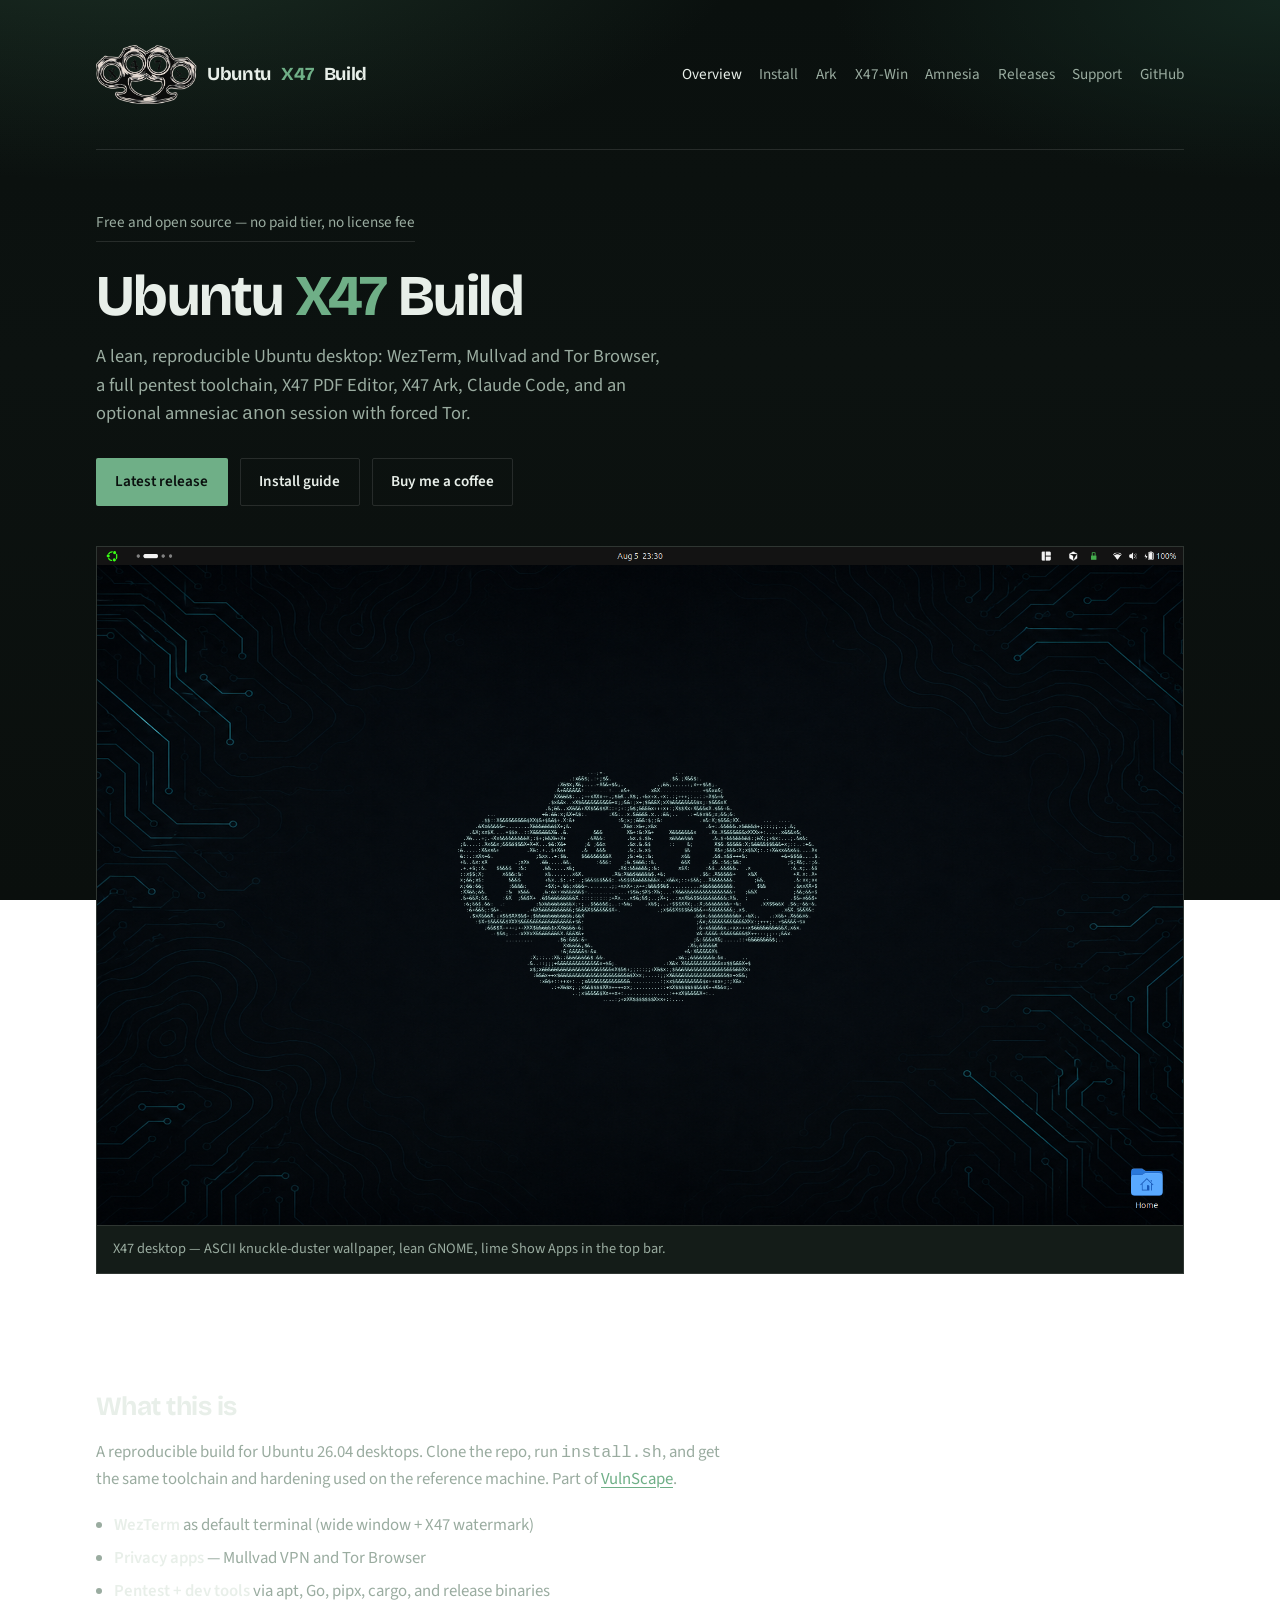
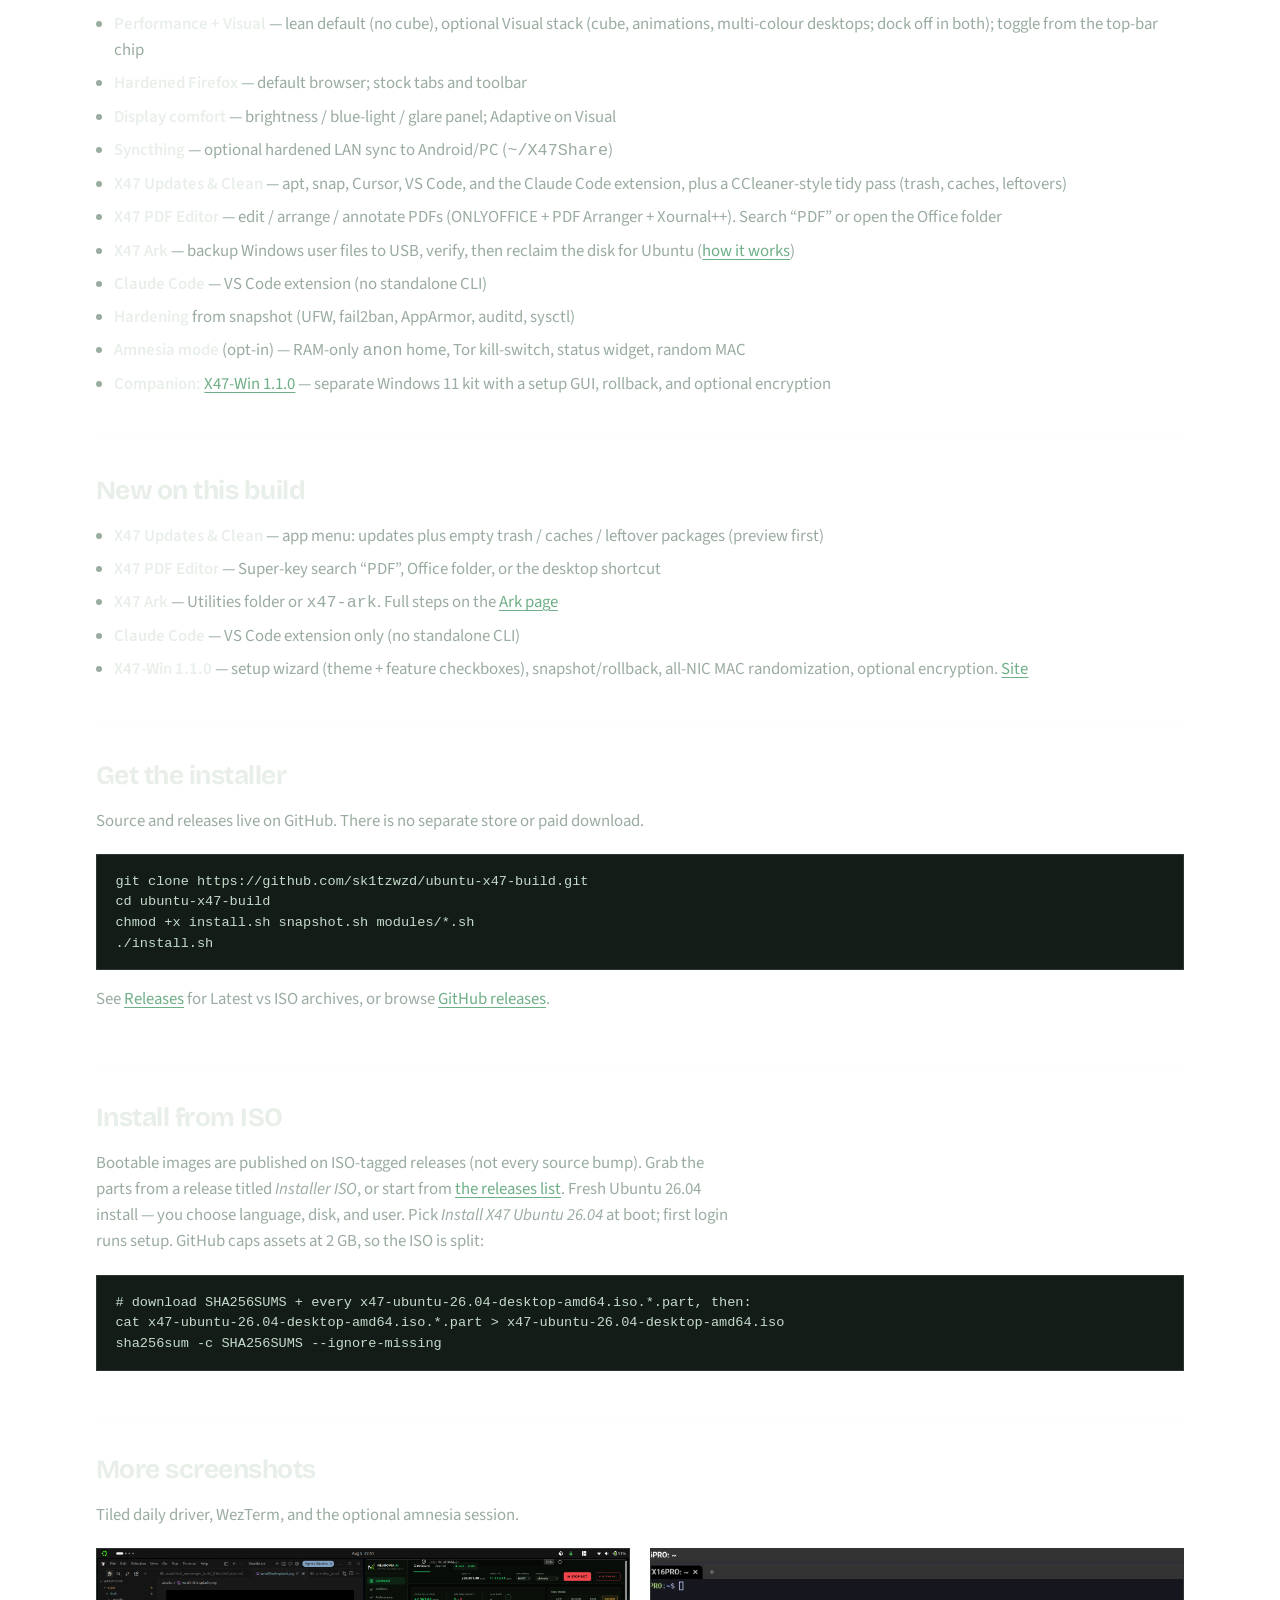
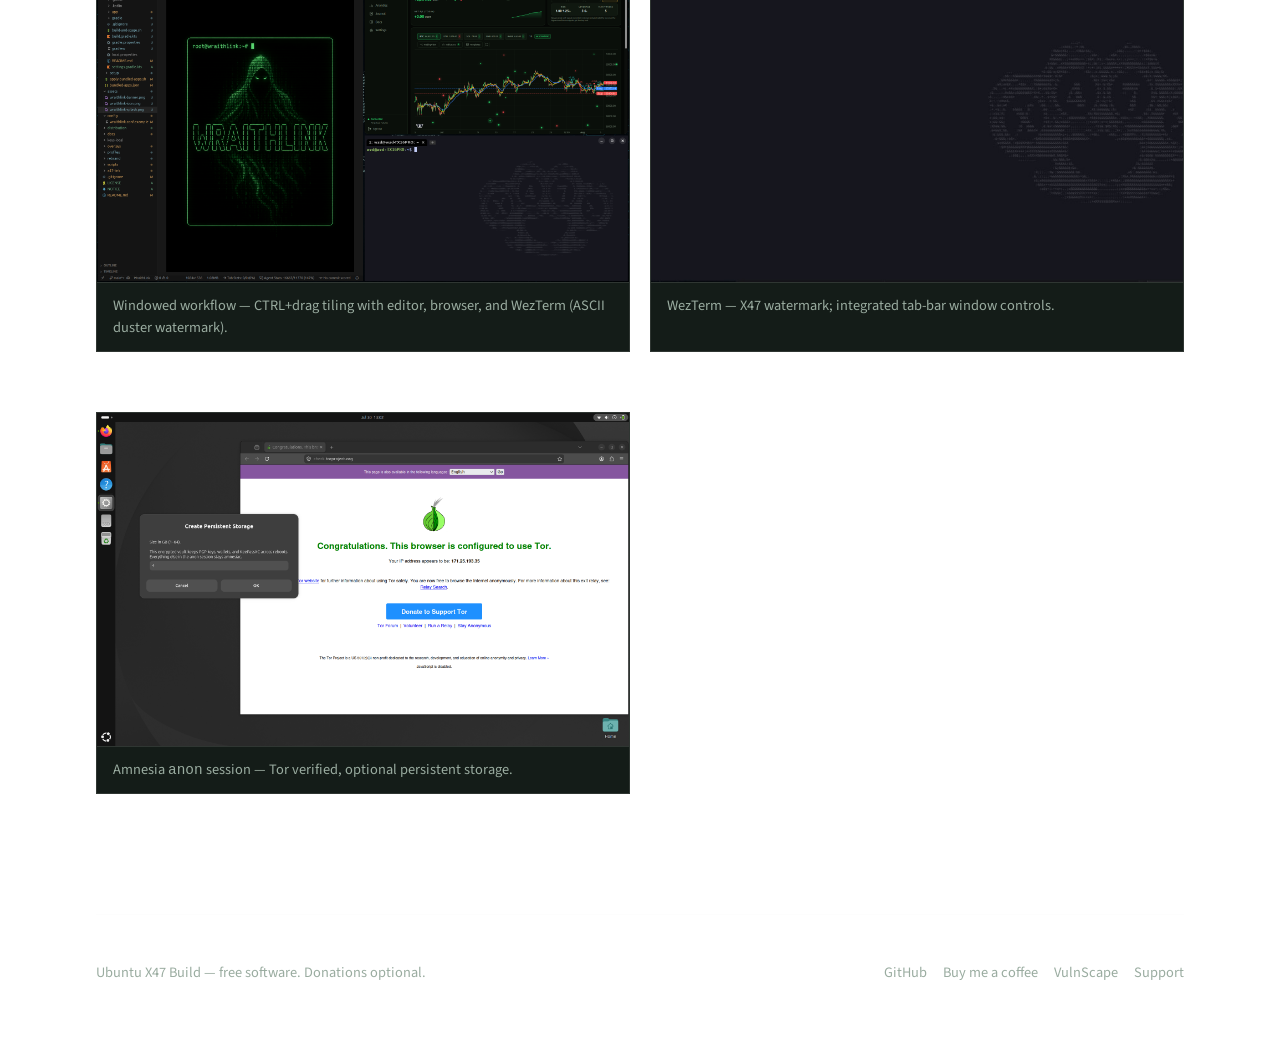
<file: docs/index.html>
<!DOCTYPE html>
<html lang="en">
<head>
  <meta charset="utf-8" />
  <meta name="viewport" content="width=device-width, initial-scale=1" />
  <title>Ubuntu X47 Build</title>
  <meta name="description" content="Free open-source Ubuntu desktop installer: lean GNOME, WezTerm, pentest toolchain, hardening, and optional amnesia Tor session." />
  <link rel="icon" href="images/favicon.ico" sizes="any" />
  <link rel="icon" type="image/png" href="images/favicon-32.png" sizes="32x32" />
  <link rel="apple-touch-icon" href="images/apple-touch-icon.png" />
  <link rel="stylesheet" href="css/site.css" />
</head>
<body>
  <div class="wrap">
    <nav class="site-nav" aria-label="Primary">
      <a class="brand" href="index.html"><img src="images/x47duster.png" alt="" width="102" height="102" />Ubuntu <span>X47</span> Build</a>
      <ul class="nav-links">
        <li><a href="index.html" aria-current="page">Overview</a></li>
        <li><a href="install.html">Install</a></li>
        <li><a href="ark.html">Ark</a></li>
        <li><a href="https://sk1tzwzd.github.io/X47-Win/">X47-Win</a></li>
        <li><a href="amnesia.html">Amnesia</a></li>
        <li><a href="releases.html">Releases</a></li>
        <li><a href="support.html">Support</a></li>
        <li><a href="https://github.com/sk1tzwzd/ubuntu-x47-build">GitHub</a></li>
      </ul>
    </nav>

    <header class="hero">
      <p class="free-note">Free and open source — no paid tier, no license fee</p>
      <h1 class="hero-brand">Ubuntu <em>X47</em> Build</h1>
      <p class="hero-lead">
        A lean, reproducible Ubuntu desktop: WezTerm, Mullvad and Tor Browser,
        a full pentest toolchain, X47 PDF Editor, X47 Ark, Claude Code, and an
        optional amnesiac <code>anon</code> session with forced Tor.
      </p>
      <div class="cta-row">
        <a class="btn btn-primary" href="https://github.com/sk1tzwzd/ubuntu-x47-build/releases/latest">Latest release</a>
        <a class="btn btn-ghost" href="install.html">Install guide</a>
        <a class="btn btn-ghost" href="https://buymeacoffee.com/sk1tzwzd">Buy me a coffee</a>
      </div>
      <figure class="shot">
        <img src="images/x47-desktop.png" alt="Ubuntu X47 fullscreen desktop with ASCII knuckle-duster wallpaper and green Show Apps button" width="1920" height="1200" />
        <figcaption>X47 desktop — ASCII knuckle-duster wallpaper, lean GNOME, lime Show Apps in the top bar.</figcaption>
      </figure>
    </header>

    <main>
      <section>
        <h2>What this is</h2>
        <p class="section-lead">
          A reproducible build for Ubuntu 26.04 desktops. Clone the repo,
          run <code>install.sh</code>, and get the same toolchain and hardening
          used on the reference machine. Part of
          <a href="https://vulnscape.net">VulnScape</a>.
        </p>
        <ul class="clean">
          <li><strong>WezTerm</strong> as default terminal (wide window + X47 watermark)</li>
          <li><strong>Privacy apps</strong> — Mullvad VPN and Tor Browser</li>
          <li><strong>Pentest + dev tools</strong> via apt, Go, pipx, cargo, and release binaries</li>
          <li><strong>Performance + Visual</strong> — lean default (no cube), optional Visual stack (cube, animations, multi-colour desktops; dock off in both); toggle from the top-bar chip</li>
          <li><strong>Hardened Firefox</strong> — default browser; stock tabs and toolbar</li>
          <li><strong>Display comfort</strong> — brightness / blue-light / glare panel; Adaptive on Visual</li>
          <li><strong>Syncthing</strong> — optional hardened LAN sync to Android/PC (<code>~/X47Share</code>)</li>
          <li><strong>X47 Updates &amp; Clean</strong> — apt, snap, Cursor, VS Code, and the Claude Code extension, plus a CCleaner-style tidy pass (trash, caches, leftovers)</li>
          <li><strong>X47 PDF Editor</strong> — edit / arrange / annotate PDFs (ONLYOFFICE + PDF Arranger + Xournal++). Search “PDF” or open the Office folder</li>
          <li><strong>X47 Ark</strong> — backup Windows user files to USB, verify, then reclaim the disk for Ubuntu (<a href="ark.html">how it works</a>)</li>
          <li><strong>Claude Code</strong> — VS Code extension (no standalone CLI)</li>
          <li><strong>Hardening</strong> from snapshot (UFW, fail2ban, AppArmor, auditd, sysctl)</li>
          <li><strong>Amnesia mode</strong> (opt-in) — RAM-only <code>anon</code> home, Tor kill-switch, status widget, random MAC</li>
          <li><strong>Companion:</strong> <a href="https://sk1tzwzd.github.io/X47-Win/">X47-Win 1.1.0</a> — separate Windows 11 kit with a setup GUI, rollback, and optional encryption</li>
        </ul>
      </section>

      <section>
        <h2>New on this build</h2>
        <ul class="clean">
          <li><strong>X47 Updates &amp; Clean</strong> — app menu: updates plus empty trash / caches / leftover packages (preview first)</li>
          <li><strong>X47 PDF Editor</strong> — Super-key search “PDF”, Office folder, or the desktop shortcut</li>
          <li><strong>X47 Ark</strong> — Utilities folder or <code>x47-ark</code>. Full steps on the <a href="ark.html">Ark page</a></li>
          <li><strong>Claude Code</strong> — VS Code extension only (no standalone CLI)</li>
          <li><strong>X47-Win 1.1.0</strong> — setup wizard (theme + feature checkboxes), snapshot/rollback, all-NIC MAC randomization, optional encryption. <a href="https://sk1tzwzd.github.io/X47-Win/">Site</a></li>
        </ul>
      </section>

      <section>
        <h2>Get the installer</h2>
        <p class="section-lead">Source and releases live on GitHub. There is no separate store or paid download.</p>
        <pre><code>git clone https://github.com/sk1tzwzd/ubuntu-x47-build.git
cd ubuntu-x47-build
chmod +x install.sh snapshot.sh modules/*.sh
./install.sh</code></pre>
        <p class="section-lead" style="margin-top:1rem">
          See <a href="releases.html">Releases</a> for Latest vs ISO archives, or browse
          <a href="https://github.com/sk1tzwzd/ubuntu-x47-build/releases">GitHub releases</a>.
        </p>
      </section>

      <section>
        <h2>Install from ISO</h2>
        <p class="section-lead">
          Bootable images are published on ISO-tagged releases (not every
          source bump). Grab the parts from a release titled
          <em>Installer ISO</em>, or start from
          <a href="https://github.com/sk1tzwzd/ubuntu-x47-build/releases">the releases list</a>.
          Fresh Ubuntu 26.04 install — you choose language, disk, and user.
          Pick <em>Install X47 Ubuntu 26.04</em> at boot; first login runs setup.
          GitHub caps assets at 2&nbsp;GB, so the ISO is split:
        </p>
        <pre><code># download SHA256SUMS + every x47-ubuntu-26.04-desktop-amd64.iso.*.part, then:
cat x47-ubuntu-26.04-desktop-amd64.iso.*.part &gt; x47-ubuntu-26.04-desktop-amd64.iso
sha256sum -c SHA256SUMS --ignore-missing</code></pre>
      </section>

      <section>
        <h2>More screenshots</h2>
        <p class="section-lead">Tiled daily driver, WezTerm, and the optional amnesia session.</p>
        <div class="gallery two">
          <figure class="shot">
            <img src="images/x47-windowed.png" alt="Ubuntu X47 windowed desktop with tiled editor, Firefox, and WezTerm" width="1920" height="1200" />
            <figcaption>Windowed workflow — CTRL+drag tiling with editor, browser, and WezTerm (ASCII duster watermark).</figcaption>
          </figure>
          <figure class="shot">
            <img src="images/wezterm-watermark.png" alt="WezTerm with X47 watermark and integrated tab-bar controls" width="1600" height="1000" />
            <figcaption>WezTerm — X47 watermark; integrated tab-bar window controls.</figcaption>
          </figure>
          <figure class="shot">
            <img src="images/anon-desktop.png" alt="Amnesia anon session with Tor check and persistent storage" width="1600" height="1000" />
            <figcaption>Amnesia <code>anon</code> session — Tor verified, optional persistent storage.</figcaption>
          </figure>
        </div>
      </section>
    </main>

    <footer class="site-footer">
      <div class="foot-row">
        <p>Ubuntu X47 Build — free software. Donations optional.</p>
        <div class="foot-links">
          <a href="https://github.com/sk1tzwzd/ubuntu-x47-build">GitHub</a>
          <a href="https://buymeacoffee.com/sk1tzwzd">Buy me a coffee</a>
          <a href="https://vulnscape.net">VulnScape</a>
          <a href="support.html">Support</a>
        </div>
      </div>
    </footer>
  </div>
</body>
</html>
</file>
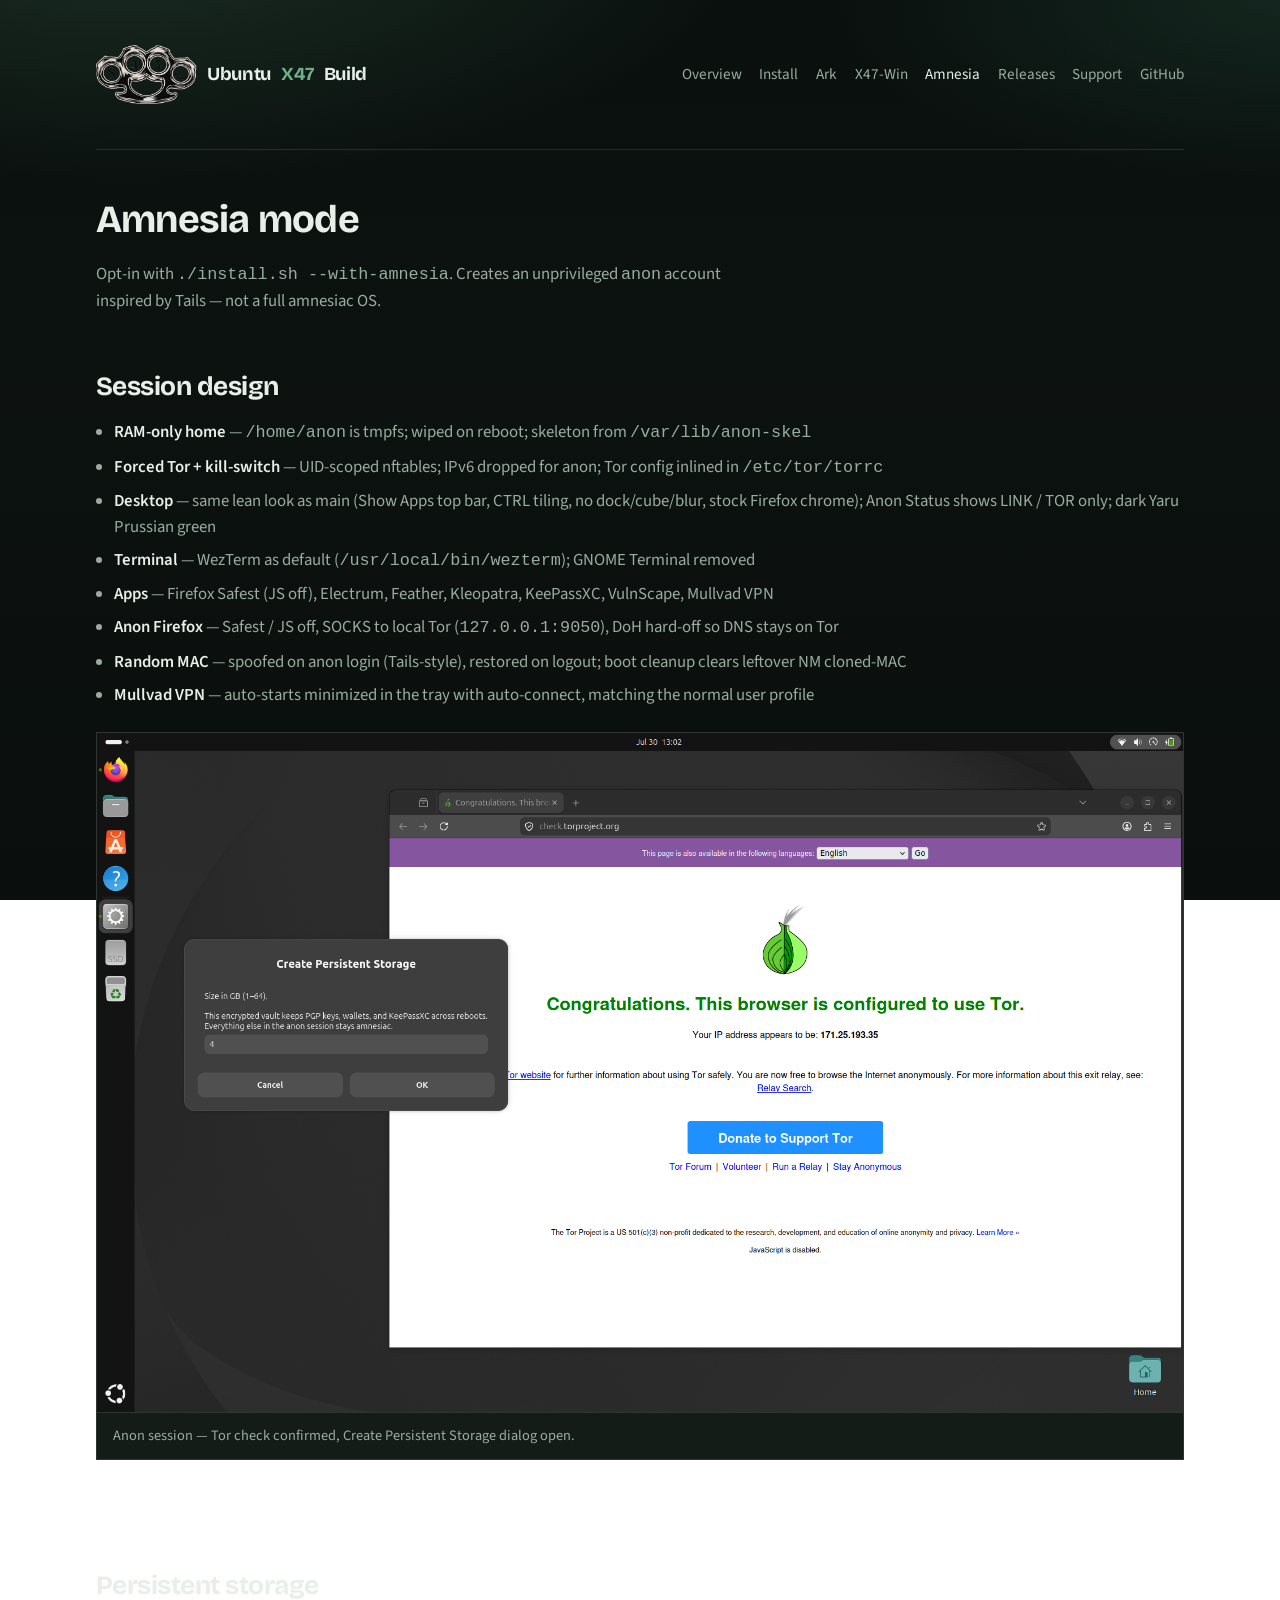
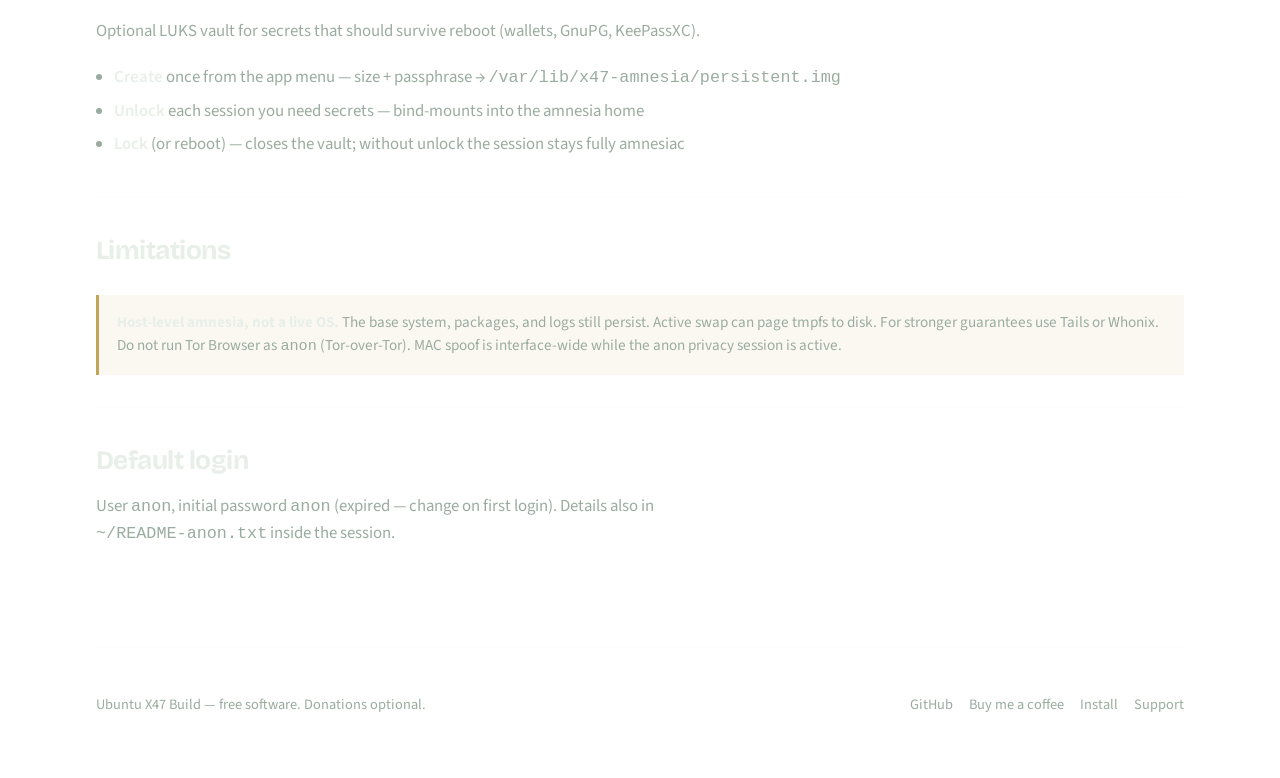
<file: docs/amnesia.html>
<!DOCTYPE html>
<html lang="en">
<head>
  <meta charset="utf-8" />
  <meta name="viewport" content="width=device-width, initial-scale=1" />
  <title>Amnesia mode — Ubuntu X47 Build</title>
  <meta name="description" content="Tails-inspired anon session: RAM home, Tor kill-switch, random MAC, Mullvad VPN, persistent vault." />
  <link rel="icon" href="images/favicon.ico" sizes="any" />
  <link rel="icon" type="image/png" href="images/favicon-32.png" sizes="32x32" />
  <link rel="apple-touch-icon" href="images/apple-touch-icon.png" />
  <link rel="stylesheet" href="css/site.css" />
</head>
<body>
  <div class="wrap">
    <nav class="site-nav" aria-label="Primary">
      <a class="brand" href="index.html"><img src="images/x47duster.png" alt="" width="102" height="102" />Ubuntu <span>X47</span> Build</a>
      <ul class="nav-links">
        <li><a href="index.html">Overview</a></li>
        <li><a href="install.html">Install</a></li>
        <li><a href="ark.html">Ark</a></li>
        <li><a href="https://sk1tzwzd.github.io/X47-Win/">X47-Win</a></li>
        <li><a href="amnesia.html" aria-current="page">Amnesia</a></li>
        <li><a href="releases.html">Releases</a></li>
        <li><a href="support.html">Support</a></li>
        <li><a href="https://github.com/sk1tzwzd/ubuntu-x47-build">GitHub</a></li>
      </ul>
    </nav>

    <main>
      <h1 class="page-title">Amnesia mode</h1>
      <p class="section-lead">
        Opt-in with <code>./install.sh --with-amnesia</code>. Creates an unprivileged
        <code>anon</code> account inspired by Tails — not a full amnesiac OS.
      </p>

      <section>
        <h2>Session design</h2>
        <ul class="clean">
          <li><strong>RAM-only home</strong> — <code>/home/anon</code> is tmpfs; wiped on reboot; skeleton from <code>/var/lib/anon-skel</code></li>
          <li><strong>Forced Tor + kill-switch</strong> — UID-scoped nftables; IPv6 dropped for anon; Tor config inlined in <code>/etc/tor/torrc</code></li>
          <li><strong>Desktop</strong> — same lean look as main (Show Apps top bar, CTRL tiling, no dock/cube/blur, stock Firefox chrome); Anon Status shows LINK / TOR only; dark Yaru Prussian green</li>
          <li><strong>Terminal</strong> — WezTerm as default (<code>/usr/local/bin/wezterm</code>); GNOME Terminal removed</li>
          <li><strong>Apps</strong> — Firefox Safest (JS off), Electrum, Feather, Kleopatra, KeePassXC, VulnScape, Mullvad VPN</li>
          <li><strong>Anon Firefox</strong> — Safest / JS off, SOCKS to local Tor (<code>127.0.0.1:9050</code>), DoH hard-off so DNS stays on Tor</li>
          <li><strong>Random MAC</strong> — spoofed on anon login (Tails-style), restored on logout; boot cleanup clears leftover NM cloned-MAC</li>
          <li><strong>Mullvad VPN</strong> — auto-starts minimized in the tray with auto-connect, matching the normal user profile</li>
        </ul>
        <figure class="shot" style="margin-top:1.5rem">
          <img src="images/anon-desktop.png" alt="Anon desktop with Tor check and Create Persistent Storage" width="1600" height="1000" />
          <figcaption>Anon session — Tor check confirmed, Create Persistent Storage dialog open.</figcaption>
        </figure>
      </section>

      <section>
        <h2>Persistent storage</h2>
        <p class="section-lead">
          Optional LUKS vault for secrets that should survive reboot (wallets, GnuPG, KeePassXC).
        </p>
        <ul class="clean">
          <li><strong>Create</strong> once from the app menu — size + passphrase → <code>/var/lib/x47-amnesia/persistent.img</code></li>
          <li><strong>Unlock</strong> each session you need secrets — bind-mounts into the amnesia home</li>
          <li><strong>Lock</strong> (or reboot) — closes the vault; without unlock the session stays fully amnesiac</li>
        </ul>
      </section>

      <section>
        <h2>Limitations</h2>
        <div class="aside">
          <strong>Host-level amnesia, not a live OS.</strong>
          The base system, packages, and logs still persist. Active swap can page
          tmpfs to disk. For stronger guarantees use Tails or Whonix.
          Do not run Tor Browser as <code>anon</code> (Tor-over-Tor).
          MAC spoof is interface-wide while the anon privacy session is active.
        </div>
      </section>

      <section>
        <h2>Default login</h2>
        <p class="section-lead">
          User <code>anon</code>, initial password <code>anon</code> (expired — change on first login).
          Details also in <code>~/README-anon.txt</code> inside the session.
        </p>
      </section>
    </main>

    <footer class="site-footer">
      <div class="foot-row">
        <p>Ubuntu X47 Build — free software. Donations optional.</p>
        <div class="foot-links">
          <a href="https://github.com/sk1tzwzd/ubuntu-x47-build">GitHub</a>
          <a href="https://buymeacoffee.com/sk1tzwzd">Buy me a coffee</a>
          <a href="install.html">Install</a>
          <a href="support.html">Support</a>
        </div>
      </div>
    </footer>
  </div>
</body>
</html>
</file>
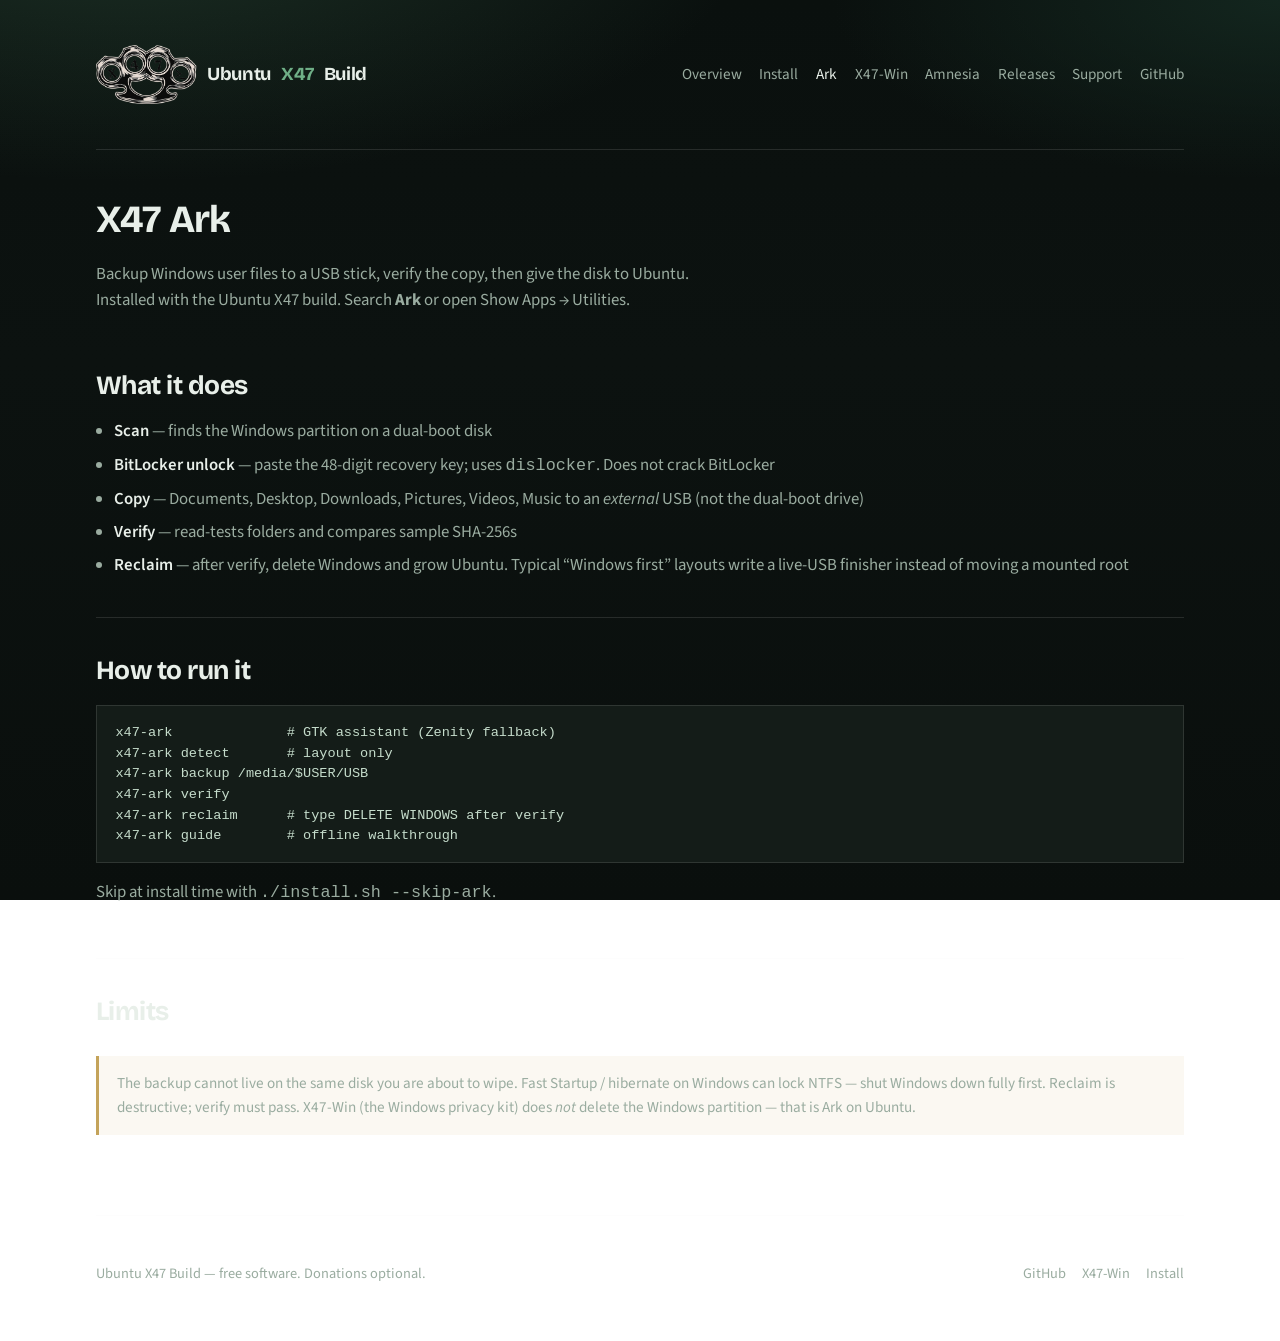
<file: docs/ark.html>
<!DOCTYPE html>
<html lang="en">
<head>
  <meta charset="utf-8" />
  <meta name="viewport" content="width=device-width, initial-scale=1" />
  <title>X47 Ark — Ubuntu X47 Build</title>
  <meta name="description" content="X47 Ark: backup Windows user files to USB, verify the copy, then reclaim the dual-boot disk for Ubuntu." />
  <link rel="icon" href="images/favicon.ico" sizes="any" />
  <link rel="icon" type="image/png" href="images/favicon-32.png" sizes="32x32" />
  <link rel="apple-touch-icon" href="images/apple-touch-icon.png" />
  <link rel="stylesheet" href="css/site.css" />
</head>
<body>
  <div class="wrap">
    <nav class="site-nav" aria-label="Primary">
      <a class="brand" href="index.html"><img src="images/x47duster.png" alt="" width="102" height="102" />Ubuntu <span>X47</span> Build</a>
      <ul class="nav-links">
        <li><a href="index.html">Overview</a></li>
        <li><a href="install.html">Install</a></li>
        <li><a href="ark.html" aria-current="page">Ark</a></li>
        <li><a href="https://sk1tzwzd.github.io/X47-Win/">X47-Win</a></li>
        <li><a href="amnesia.html">Amnesia</a></li>
        <li><a href="releases.html">Releases</a></li>
        <li><a href="support.html">Support</a></li>
        <li><a href="https://github.com/sk1tzwzd/ubuntu-x47-build">GitHub</a></li>
      </ul>
    </nav>

    <main>
      <h1 class="page-title">X47 Ark</h1>
      <p class="section-lead">
        Backup Windows user files to a USB stick, verify the copy, then give
        the disk to Ubuntu. Installed with the Ubuntu X47 build. Search
        <strong>Ark</strong> or open Show Apps → Utilities.
      </p>

      <section>
        <h2>What it does</h2>
        <ul class="clean">
          <li><strong>Scan</strong> — finds the Windows partition on a dual-boot disk</li>
          <li><strong>BitLocker unlock</strong> — paste the 48-digit recovery key; uses <code>dislocker</code>. Does not crack BitLocker</li>
          <li><strong>Copy</strong> — Documents, Desktop, Downloads, Pictures, Videos, Music to an <em>external</em> USB (not the dual-boot drive)</li>
          <li><strong>Verify</strong> — read-tests folders and compares sample SHA-256s</li>
          <li><strong>Reclaim</strong> — after verify, delete Windows and grow Ubuntu. Typical “Windows first” layouts write a live-USB finisher instead of moving a mounted root</li>
        </ul>
      </section>

      <section>
        <h2>How to run it</h2>
        <pre><code>x47-ark              # GTK assistant (Zenity fallback)
x47-ark detect       # layout only
x47-ark backup /media/$USER/USB
x47-ark verify
x47-ark reclaim      # type DELETE WINDOWS after verify
x47-ark guide        # offline walkthrough</code></pre>
        <p class="section-lead" style="margin-top:1rem">
          Skip at install time with <code>./install.sh --skip-ark</code>.
        </p>
      </section>

      <section>
        <h2>Limits</h2>
        <div class="aside">
          The backup cannot live on the same disk you are about to wipe.
          Fast Startup / hibernate on Windows can lock NTFS — shut Windows
          down fully first. Reclaim is destructive; verify must pass.
          X47-Win (the Windows privacy kit) does <em>not</em> delete the
          Windows partition — that is Ark on Ubuntu.
        </div>
      </section>
    </main>

    <footer class="site-footer">
      <div class="foot-row">
        <p>Ubuntu X47 Build — free software. Donations optional.</p>
        <div class="foot-links">
          <a href="https://github.com/sk1tzwzd/ubuntu-x47-build">GitHub</a>
          <a href="https://sk1tzwzd.github.io/X47-Win/">X47-Win</a>
          <a href="install.html">Install</a>
        </div>
      </div>
    </footer>
  </div>
</body>
</html>
</file>
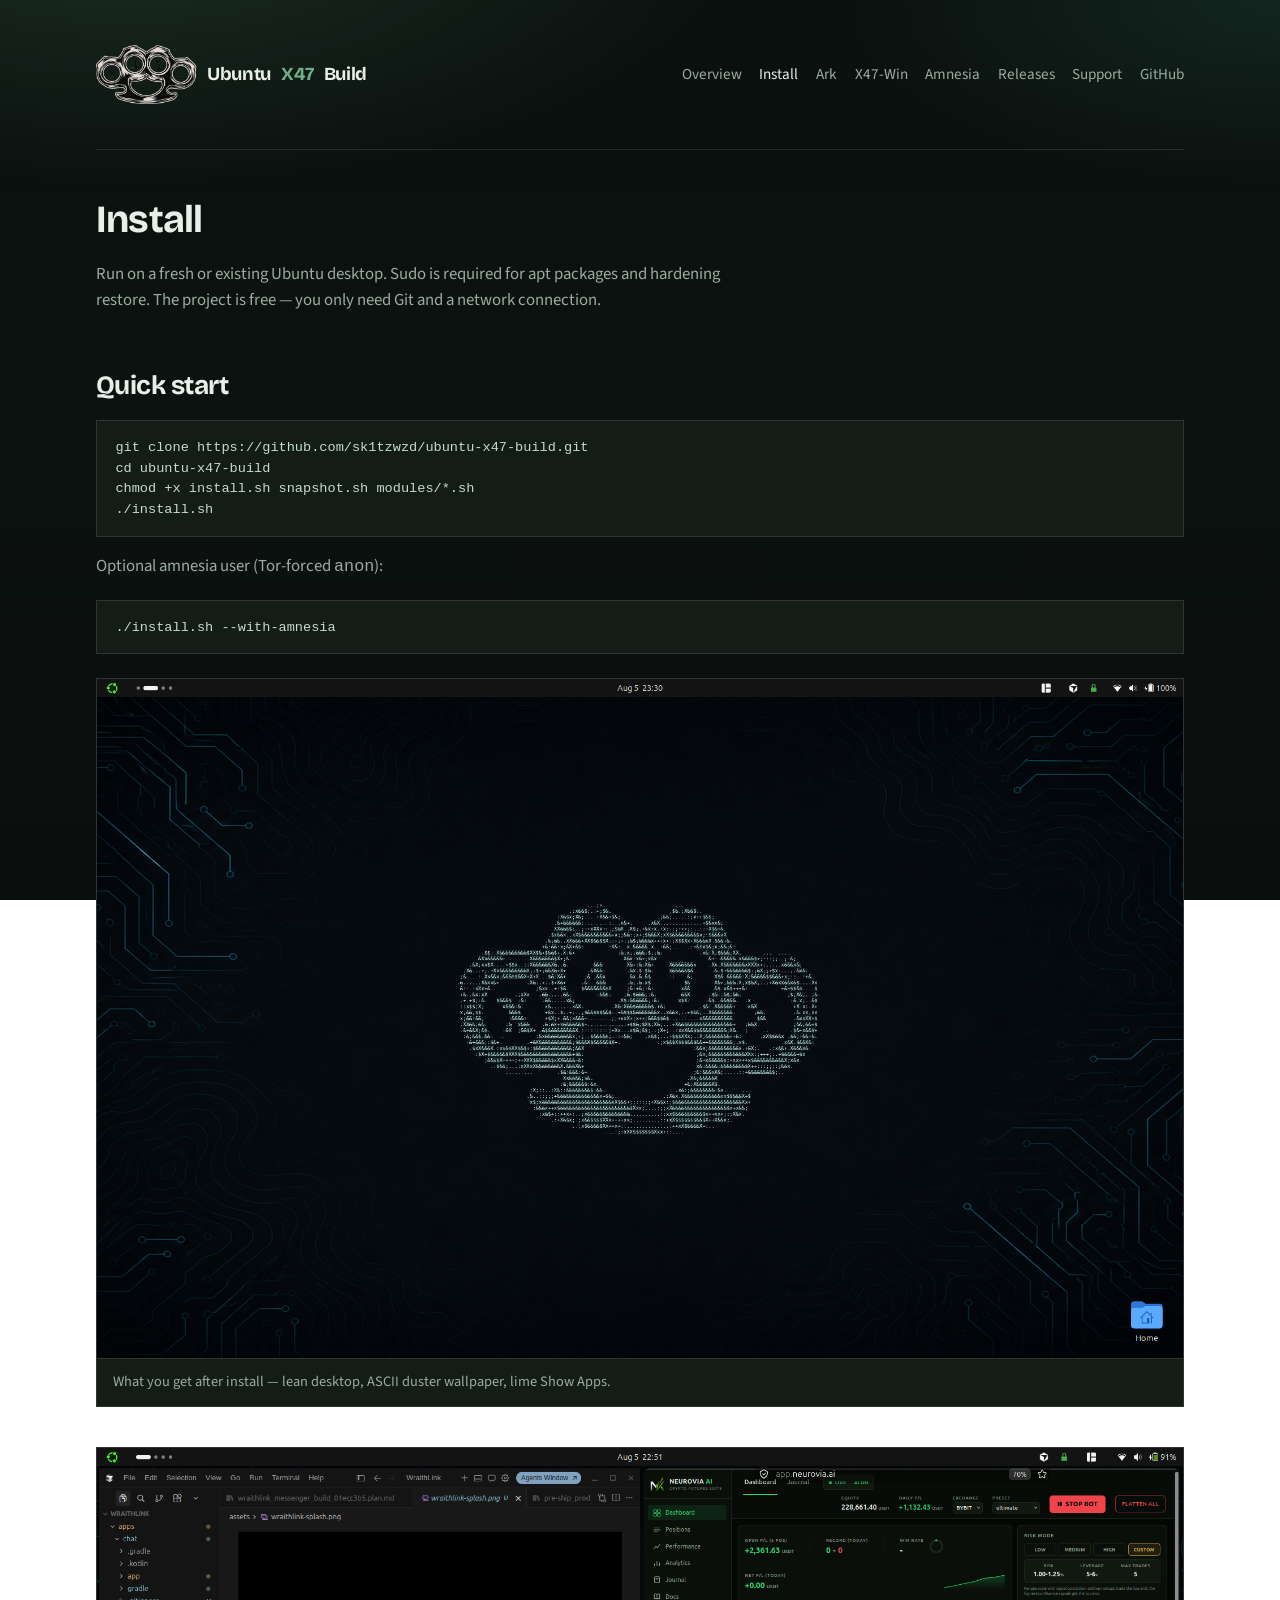
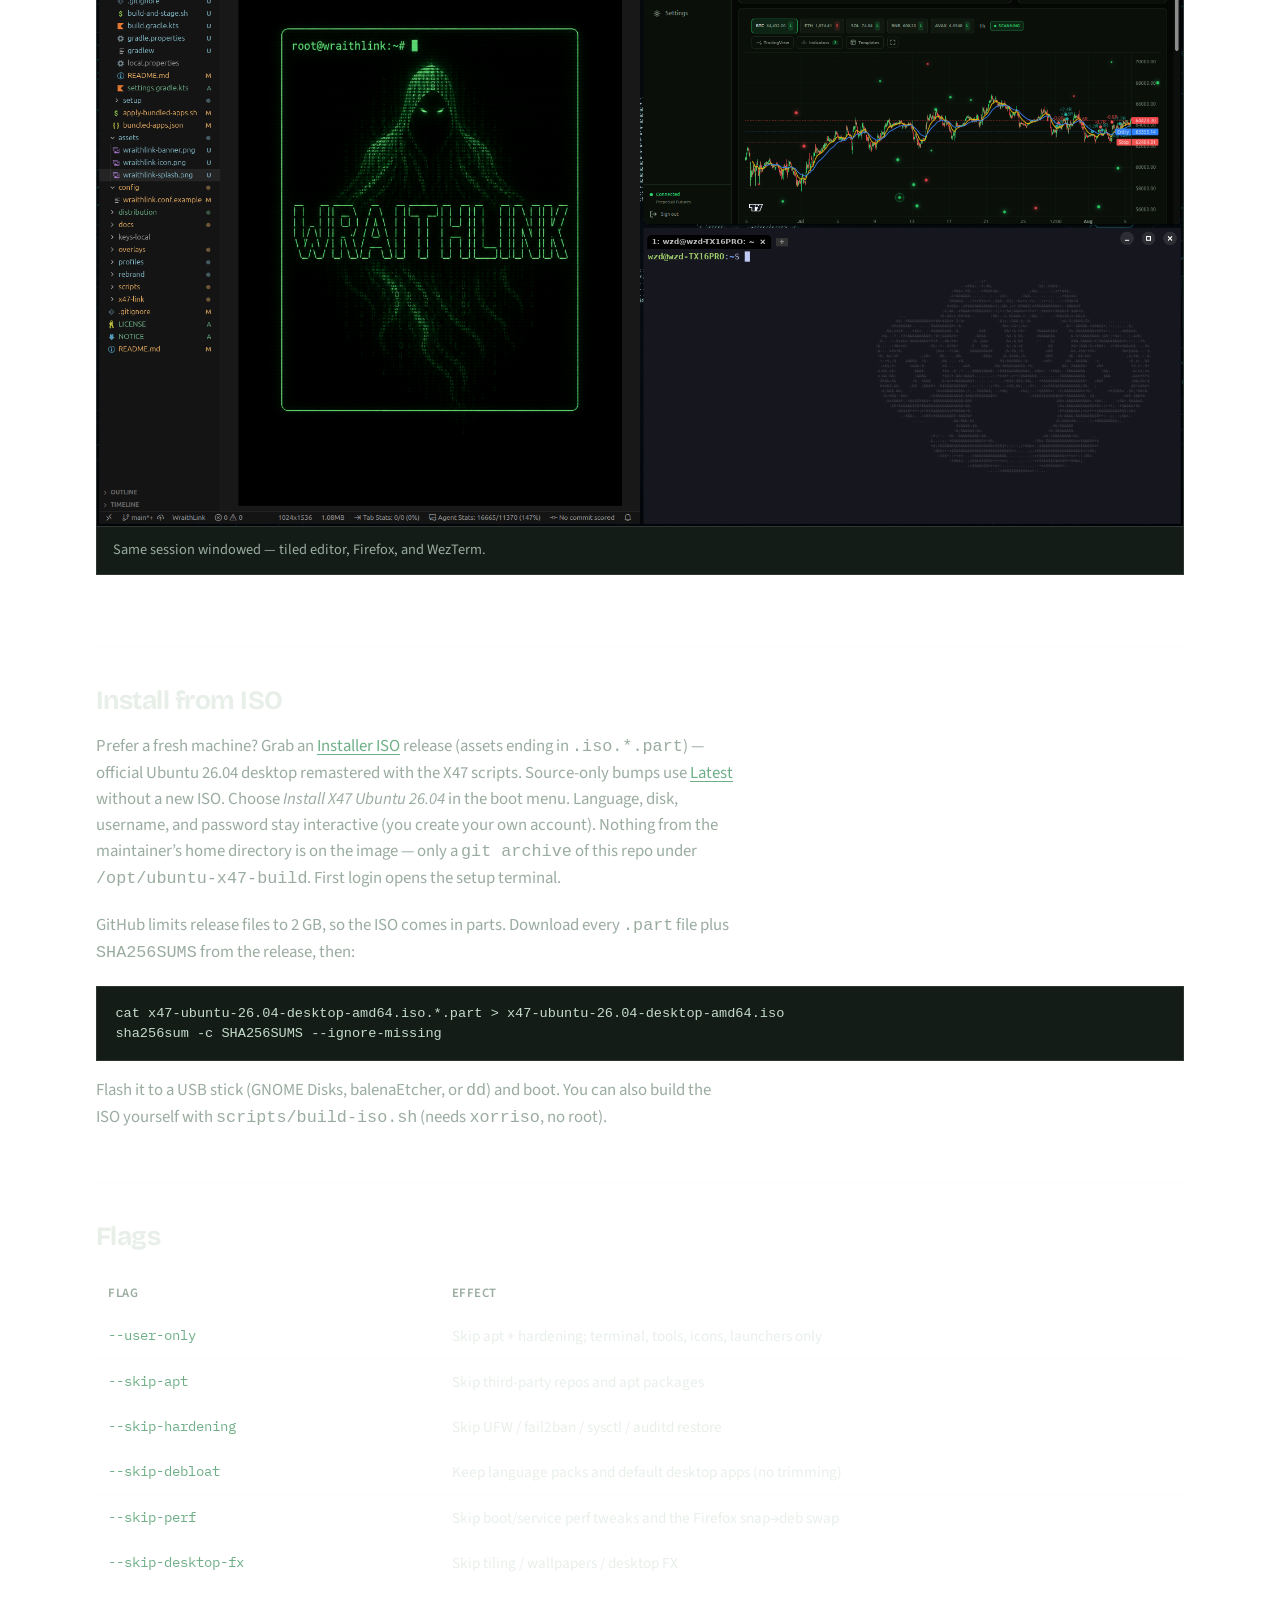
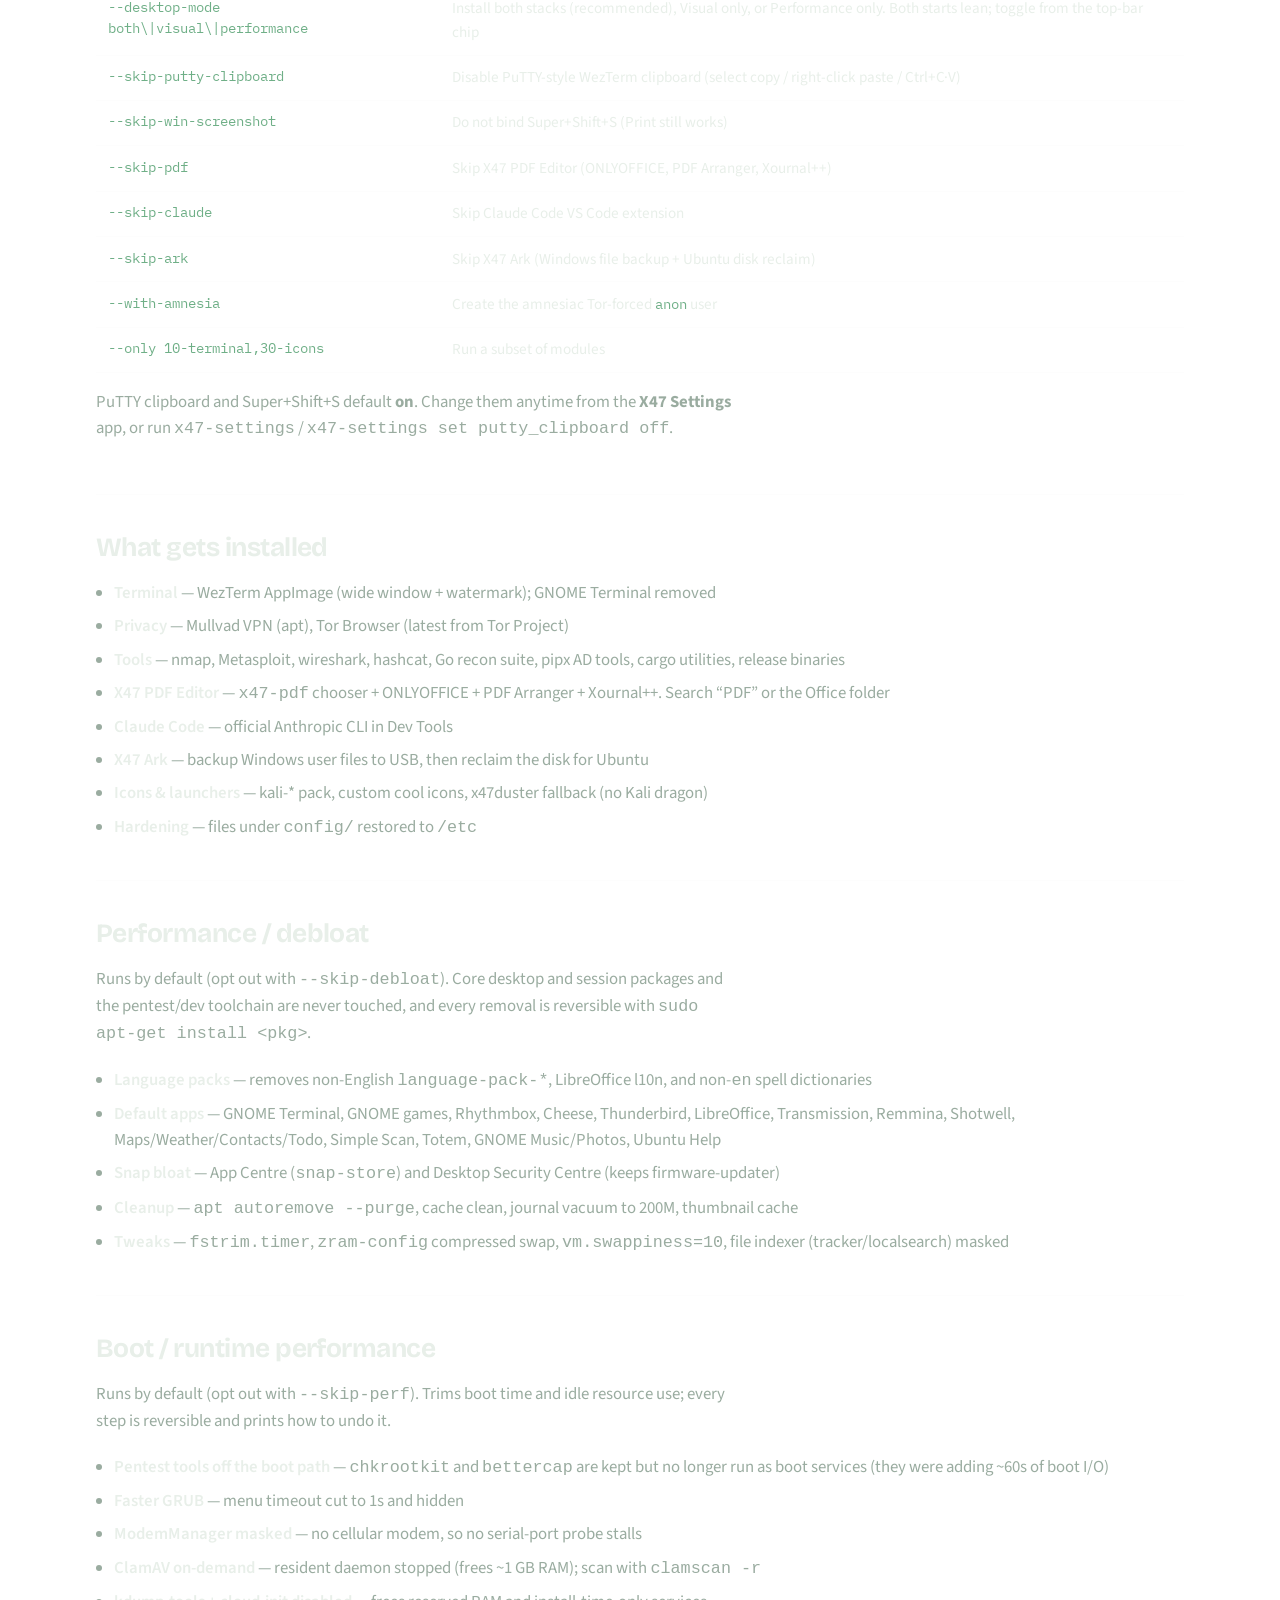
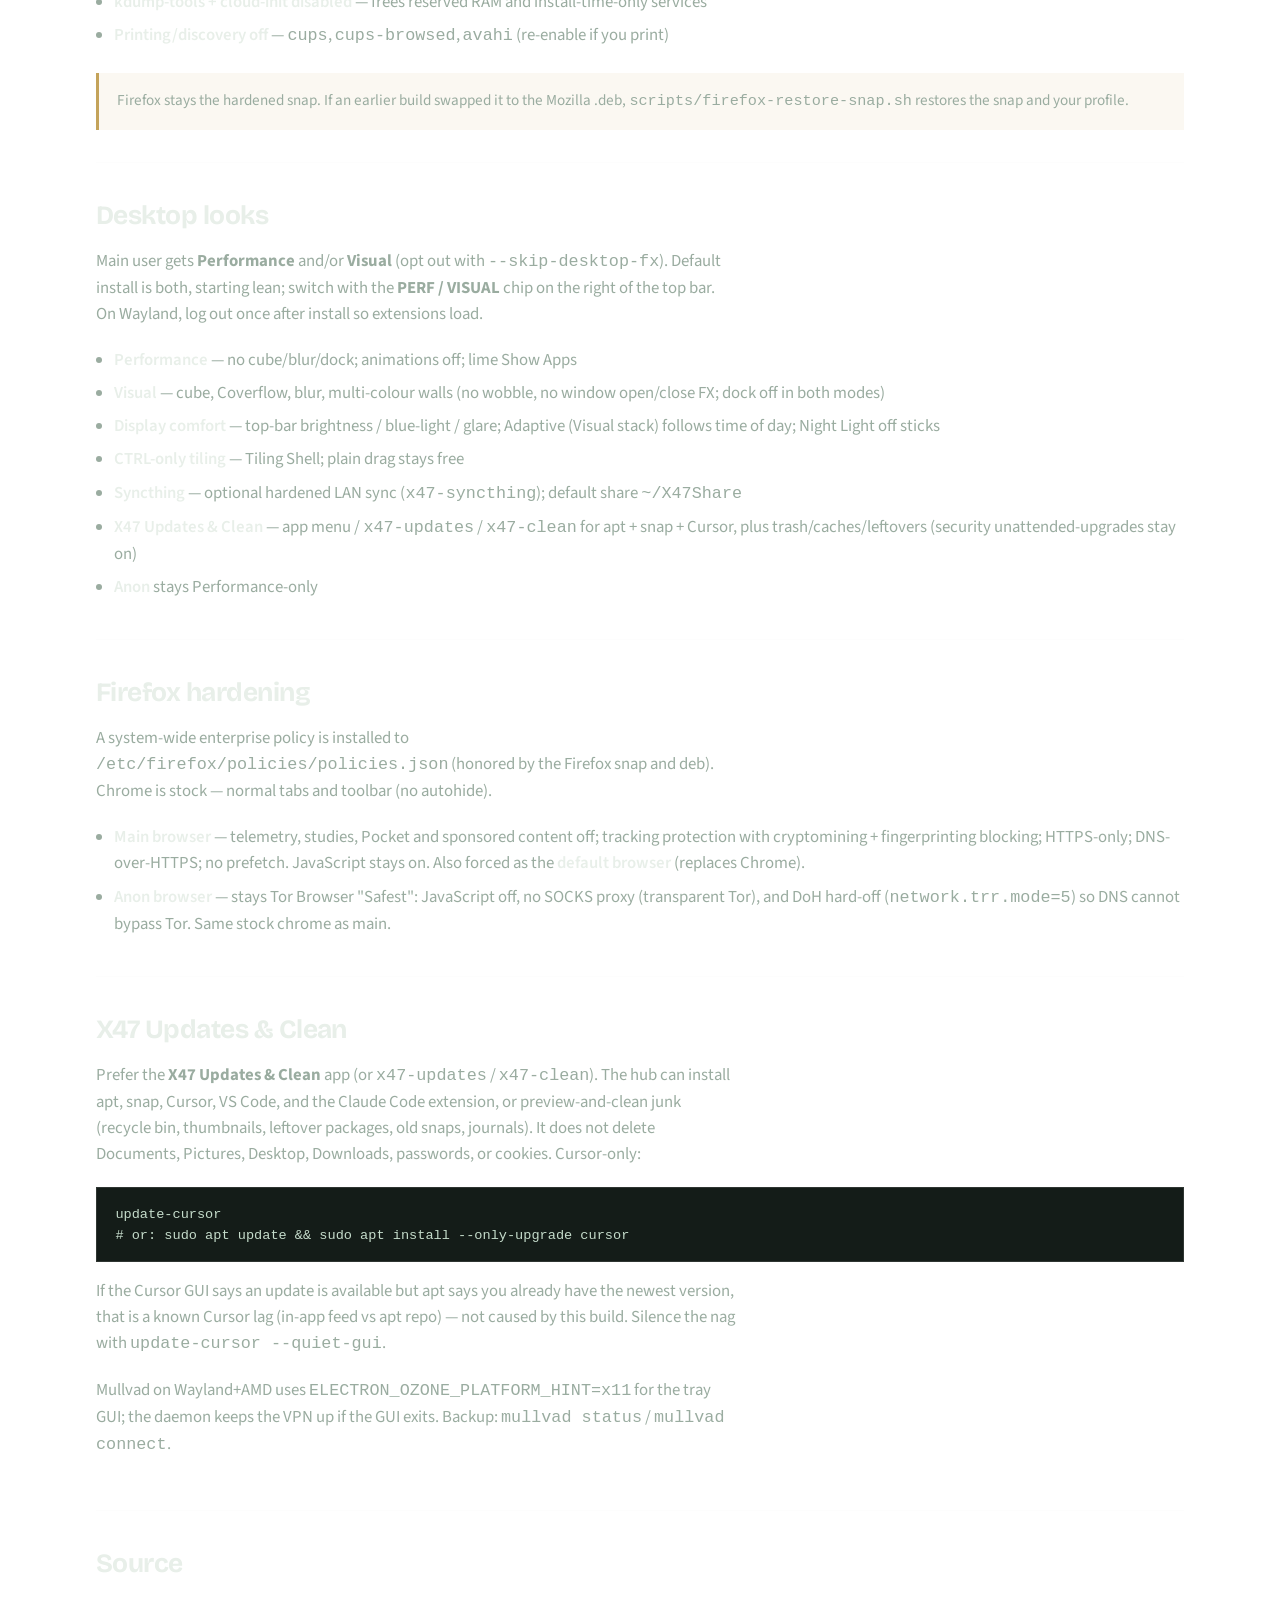
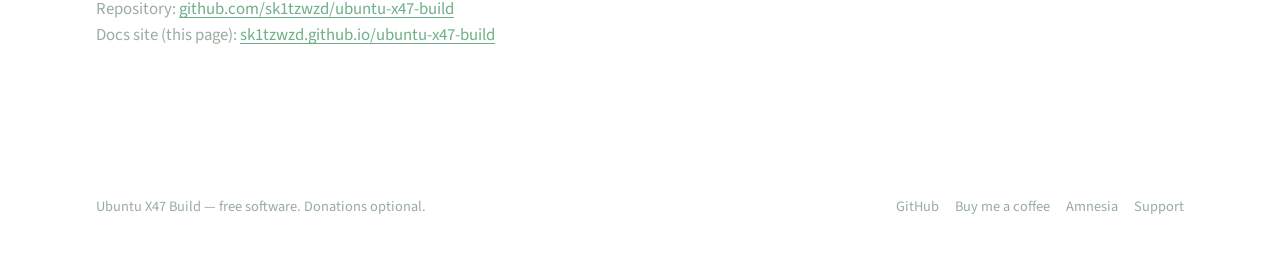
<file: docs/install.html>
<!DOCTYPE html>
<html lang="en">
<head>
  <meta charset="utf-8" />
  <meta name="viewport" content="width=device-width, initial-scale=1" />
  <title>Install — Ubuntu X47 Build</title>
  <meta name="description" content="Install Ubuntu X47 Build from GitHub: flags, packages, and quick start." />
  <link rel="icon" href="images/favicon.ico" sizes="any" />
  <link rel="icon" type="image/png" href="images/favicon-32.png" sizes="32x32" />
  <link rel="apple-touch-icon" href="images/apple-touch-icon.png" />
  <link rel="stylesheet" href="css/site.css" />
</head>
<body>
  <div class="wrap">
    <nav class="site-nav" aria-label="Primary">
      <a class="brand" href="index.html"><img src="images/x47duster.png" alt="" width="102" height="102" />Ubuntu <span>X47</span> Build</a>
      <ul class="nav-links">
        <li><a href="index.html">Overview</a></li>
        <li><a href="install.html" aria-current="page">Install</a></li>
        <li><a href="ark.html">Ark</a></li>
        <li><a href="https://sk1tzwzd.github.io/X47-Win/">X47-Win</a></li>
        <li><a href="amnesia.html">Amnesia</a></li>
        <li><a href="releases.html">Releases</a></li>
        <li><a href="support.html">Support</a></li>
        <li><a href="https://github.com/sk1tzwzd/ubuntu-x47-build">GitHub</a></li>
      </ul>
    </nav>

    <main>
      <h1 class="page-title">Install</h1>
      <p class="section-lead">
        Run on a fresh or existing Ubuntu desktop. Sudo is required for apt
        packages and hardening restore. The project is free — you only need
        Git and a network connection.
      </p>

      <section>
        <h2>Quick start</h2>
        <pre><code>git clone https://github.com/sk1tzwzd/ubuntu-x47-build.git
cd ubuntu-x47-build
chmod +x install.sh snapshot.sh modules/*.sh
./install.sh</code></pre>
        <p class="section-lead" style="margin-top:1rem">
          Optional amnesia user (Tor-forced <code>anon</code>):
        </p>
        <pre><code>./install.sh --with-amnesia</code></pre>
        <figure class="shot" style="margin-top:1.5rem">
          <img src="images/x47-desktop.png" alt="Finished X47 desktop after install" width="1920" height="1200" />
          <figcaption>What you get after install — lean desktop, ASCII duster wallpaper, lime Show Apps.</figcaption>
        </figure>
        <figure class="shot" style="margin-top:1.5rem">
          <img src="images/x47-windowed.png" alt="X47 windowed tiled desktop with editor, browser, and terminal" width="1920" height="1200" />
          <figcaption>Same session windowed — tiled editor, Firefox, and WezTerm.</figcaption>
        </figure>
      </section>

      <section>
        <h2>Install from ISO</h2>
        <p class="section-lead">
          Prefer a fresh machine? Grab an
          <a href="releases.html">Installer ISO</a> release (assets ending in
          <code>.iso.*.part</code>) — official Ubuntu 26.04 desktop remastered
          with the X47 scripts. Source-only bumps use
          <a href="https://github.com/sk1tzwzd/ubuntu-x47-build/releases/latest">Latest</a>
          without a new ISO.
          Choose <em>Install X47 Ubuntu 26.04</em> in the boot menu. Language,
          disk, username, and password stay interactive (you create your own
          account). Nothing from the maintainer’s home directory is on the
          image — only a <code>git archive</code> of this repo under
          <code>/opt/ubuntu-x47-build</code>. First login opens the setup terminal.
        </p>
        <p class="section-lead">
          GitHub limits release files to 2&nbsp;GB, so the ISO comes in parts.
          Download every <code>.part</code> file plus <code>SHA256SUMS</code>
          from the release, then:
        </p>
        <pre><code>cat x47-ubuntu-26.04-desktop-amd64.iso.*.part &gt; x47-ubuntu-26.04-desktop-amd64.iso
sha256sum -c SHA256SUMS --ignore-missing</code></pre>
        <p class="section-lead" style="margin-top:1rem">
          Flash it to a USB stick (GNOME Disks, balenaEtcher, or
          <code>dd</code>) and boot. You can also build the ISO yourself with
          <code>scripts/build-iso.sh</code> (needs <code>xorriso</code>, no root).
        </p>
      </section>

      <section>
        <h2>Flags</h2>
        <table class="flags">
          <thead>
            <tr><th>Flag</th><th>Effect</th></tr>
          </thead>
          <tbody>
            <tr><td><code>--user-only</code></td><td>Skip apt + hardening; terminal, tools, icons, launchers only</td></tr>
            <tr><td><code>--skip-apt</code></td><td>Skip third-party repos and apt packages</td></tr>
            <tr><td><code>--skip-hardening</code></td><td>Skip UFW / fail2ban / sysctl / auditd restore</td></tr>
            <tr><td><code>--skip-debloat</code></td><td>Keep language packs and default desktop apps (no trimming)</td></tr>
            <tr><td><code>--skip-perf</code></td><td>Skip boot/service perf tweaks and the Firefox snap&rarr;deb swap</td></tr>
            <tr><td><code>--skip-desktop-fx</code></td><td>Skip tiling / wallpapers / desktop FX</td></tr>
            <tr><td><code>--desktop-mode both\|visual\|performance</code></td><td>Install both stacks (recommended), Visual only, or Performance only. Both starts lean; toggle from the top-bar chip</td></tr>
            <tr><td><code>--skip-putty-clipboard</code></td><td>Disable PuTTY-style WezTerm clipboard (select copy / right-click paste / Ctrl+C·V)</td></tr>
            <tr><td><code>--skip-win-screenshot</code></td><td>Do not bind Super+Shift+S (Print still works)</td></tr>
            <tr><td><code>--skip-pdf</code></td><td>Skip X47 PDF Editor (ONLYOFFICE, PDF Arranger, Xournal++)</td></tr>
            <tr><td><code>--skip-claude</code></td><td>Skip Claude Code VS Code extension</td></tr>
            <tr><td><code>--skip-ark</code></td><td>Skip X47 Ark (Windows file backup + Ubuntu disk reclaim)</td></tr>
            <tr><td><code>--with-amnesia</code></td><td>Create the amnesiac Tor-forced <code>anon</code> user</td></tr>
            <tr><td><code>--only 10-terminal,30-icons</code></td><td>Run a subset of modules</td></tr>
          </tbody>
        </table>
        <p class="section-lead" style="margin-top:1rem">
          PuTTY clipboard and Super+Shift+S default <strong>on</strong>. Change them anytime from the
          <strong>X47 Settings</strong> app, or run <code>x47-settings</code> /
          <code>x47-settings set putty_clipboard off</code>.
        </p>
      </section>

      <section>
        <h2>What gets installed</h2>
        <ul class="clean">
          <li><strong>Terminal</strong> — WezTerm AppImage (wide window + watermark); GNOME Terminal removed</li>
          <li><strong>Privacy</strong> — Mullvad VPN (apt), Tor Browser (latest from Tor Project)</li>
          <li><strong>Tools</strong> — nmap, Metasploit, wireshark, hashcat, Go recon suite, pipx AD tools, cargo utilities, release binaries</li>
          <li><strong>X47 PDF Editor</strong> — <code>x47-pdf</code> chooser + ONLYOFFICE + PDF Arranger + Xournal++. Search “PDF” or the Office folder</li>
          <li><strong>Claude Code</strong> — official Anthropic CLI in Dev Tools</li>
          <li><strong>X47 Ark</strong> — backup Windows user files to USB, then reclaim the disk for Ubuntu</li>
          <li><strong>Icons &amp; launchers</strong> — kali-* pack, custom cool icons, x47duster fallback (no Kali dragon)</li>
          <li><strong>Hardening</strong> — files under <code>config/</code> restored to <code>/etc</code></li>
        </ul>
      </section>

      <section>
        <h2>Performance / debloat</h2>
        <p class="section-lead">
          Runs by default (opt out with <code>--skip-debloat</code>). Core desktop
          and session packages and the pentest/dev toolchain are never touched, and
          every removal is reversible with <code>sudo apt-get install &lt;pkg&gt;</code>.
        </p>
        <ul class="clean">
          <li><strong>Language packs</strong> — removes non-English <code>language-pack-*</code>, LibreOffice l10n, and non-<code>en</code> spell dictionaries</li>
          <li><strong>Default apps</strong> — GNOME Terminal, GNOME games, Rhythmbox, Cheese, Thunderbird, LibreOffice, Transmission, Remmina, Shotwell, Maps/Weather/Contacts/Todo, Simple Scan, Totem, GNOME Music/Photos, Ubuntu Help</li>
          <li><strong>Snap bloat</strong> — App Centre (<code>snap-store</code>) and Desktop Security Centre (keeps firmware-updater)</li>
          <li><strong>Cleanup</strong> — <code>apt autoremove --purge</code>, cache clean, journal vacuum to 200M, thumbnail cache</li>
          <li><strong>Tweaks</strong> — <code>fstrim.timer</code>, <code>zram-config</code> compressed swap, <code>vm.swappiness=10</code>, file indexer (tracker/localsearch) masked</li>
        </ul>
      </section>

      <section>
        <h2>Boot / runtime performance</h2>
        <p class="section-lead">
          Runs by default (opt out with <code>--skip-perf</code>). Trims boot
          time and idle resource use; every step is reversible and prints how
          to undo it.
        </p>
        <ul class="clean">
          <li><strong>Pentest tools off the boot path</strong> — <code>chkrootkit</code> and <code>bettercap</code> are kept but no longer run as boot services (they were adding ~60s of boot I/O)</li>
          <li><strong>Faster GRUB</strong> — menu timeout cut to 1s and hidden</li>
          <li><strong>ModemManager masked</strong> — no cellular modem, so no serial-port probe stalls</li>
          <li><strong>ClamAV on-demand</strong> — resident daemon stopped (frees ~1&nbsp;GB RAM); scan with <code>clamscan -r</code></li>
          <li><strong>kdump-tools + cloud-init disabled</strong> — frees reserved RAM and install-time-only services</li>
          <li><strong>Printing/discovery off</strong> — <code>cups</code>, <code>cups-browsed</code>, <code>avahi</code> (re-enable if you print)</li>
        </ul>
        <div class="aside">
          Firefox stays the hardened snap. If an earlier build swapped it to the
          Mozilla .deb, <code>scripts/firefox-restore-snap.sh</code> restores the
          snap and your profile.
        </div>
      </section>

      <section>
        <h2>Desktop looks</h2>
        <p class="section-lead">
          Main user gets <strong>Performance</strong> and/or <strong>Visual</strong>
          (opt out with <code>--skip-desktop-fx</code>). Default install is both,
          starting lean; switch with the <strong>PERF / VISUAL</strong> chip on the
          right of the top bar. On Wayland, log out once after install so extensions load.
        </p>
        <ul class="clean">
          <li><strong>Performance</strong> — no cube/blur/dock; animations off; lime Show Apps</li>
          <li><strong>Visual</strong> — cube, Coverflow, blur, multi-colour walls (no wobble, no window open/close FX; dock off in both modes)</li>
          <li><strong>Display comfort</strong> — top-bar brightness / blue-light / glare; Adaptive (Visual stack) follows time of day; Night Light off sticks</li>
          <li><strong>CTRL-only tiling</strong> — Tiling Shell; plain drag stays free</li>
          <li><strong>Syncthing</strong> — optional hardened LAN sync (<code>x47-syncthing</code>); default share <code>~/X47Share</code></li>
          <li><strong>X47 Updates &amp; Clean</strong> — app menu / <code>x47-updates</code> / <code>x47-clean</code> for apt + snap + Cursor, plus trash/caches/leftovers (security unattended-upgrades stay on)</li>
          <li><strong>Anon</strong> stays Performance-only</li>
        </ul>
      </section>

      <section>
        <h2>Firefox hardening</h2>
        <p class="section-lead">
          A system-wide enterprise policy is installed to
          <code>/etc/firefox/policies/policies.json</code> (honored by the Firefox
          snap and deb). Chrome is stock — normal tabs and toolbar (no autohide).
        </p>
        <ul class="clean">
          <li><strong>Main browser</strong> — telemetry, studies, Pocket and sponsored content off; tracking protection with cryptomining + fingerprinting blocking; HTTPS-only; DNS-over-HTTPS; no prefetch. JavaScript stays on. Also forced as the <strong>default browser</strong> (replaces Chrome).</li>
          <li><strong>Anon browser</strong> — stays Tor Browser "Safest": JavaScript off, no SOCKS proxy (transparent Tor), and DoH hard-off (<code>network.trr.mode=5</code>) so DNS cannot bypass Tor. Same stock chrome as main.</li>
        </ul>
      </section>

      <section>
        <h2>X47 Updates &amp; Clean</h2>
        <p class="section-lead">
          Prefer the <strong>X47 Updates &amp; Clean</strong> app (or
          <code>x47-updates</code> / <code>x47-clean</code>). The hub can
          install apt, snap, Cursor, VS Code, and the Claude Code extension, or preview-and-clean junk
          (recycle bin, thumbnails, leftover packages, old snaps, journals).
          It does not delete Documents, Pictures, Desktop, Downloads,
          passwords, or cookies. Cursor-only:
        </p>
        <pre><code>update-cursor
# or: sudo apt update &amp;&amp; sudo apt install --only-upgrade cursor</code></pre>
        <p class="section-lead" style="margin-top:1rem">
          If the Cursor GUI says an update is available but apt says you already
          have the newest version, that is a known Cursor lag (in-app feed vs
          apt repo) — not caused by this build. Silence the nag with
          <code>update-cursor --quiet-gui</code>.
        </p>
        <p class="section-lead" style="margin-top:1rem">
          Mullvad on Wayland+AMD uses <code>ELECTRON_OZONE_PLATFORM_HINT=x11</code> for the
          tray GUI; the daemon keeps the VPN up if the GUI exits. Backup:
          <code>mullvad status</code> / <code>mullvad connect</code>.
        </p>
      </section>

      <section>
        <h2>Source</h2>
        <p class="section-lead">
          Repository:
          <a href="https://github.com/sk1tzwzd/ubuntu-x47-build">github.com/sk1tzwzd/ubuntu-x47-build</a><br />
          Docs site (this page):
          <a href="https://sk1tzwzd.github.io/ubuntu-x47-build/">sk1tzwzd.github.io/ubuntu-x47-build</a>
        </p>
      </section>
    </main>

    <footer class="site-footer">
      <div class="foot-row">
        <p>Ubuntu X47 Build — free software. Donations optional.</p>
        <div class="foot-links">
          <a href="https://github.com/sk1tzwzd/ubuntu-x47-build">GitHub</a>
          <a href="https://buymeacoffee.com/sk1tzwzd">Buy me a coffee</a>
          <a href="amnesia.html">Amnesia</a>
          <a href="support.html">Support</a>
        </div>
      </div>
    </footer>
  </div>
</body>
</html>
</file>
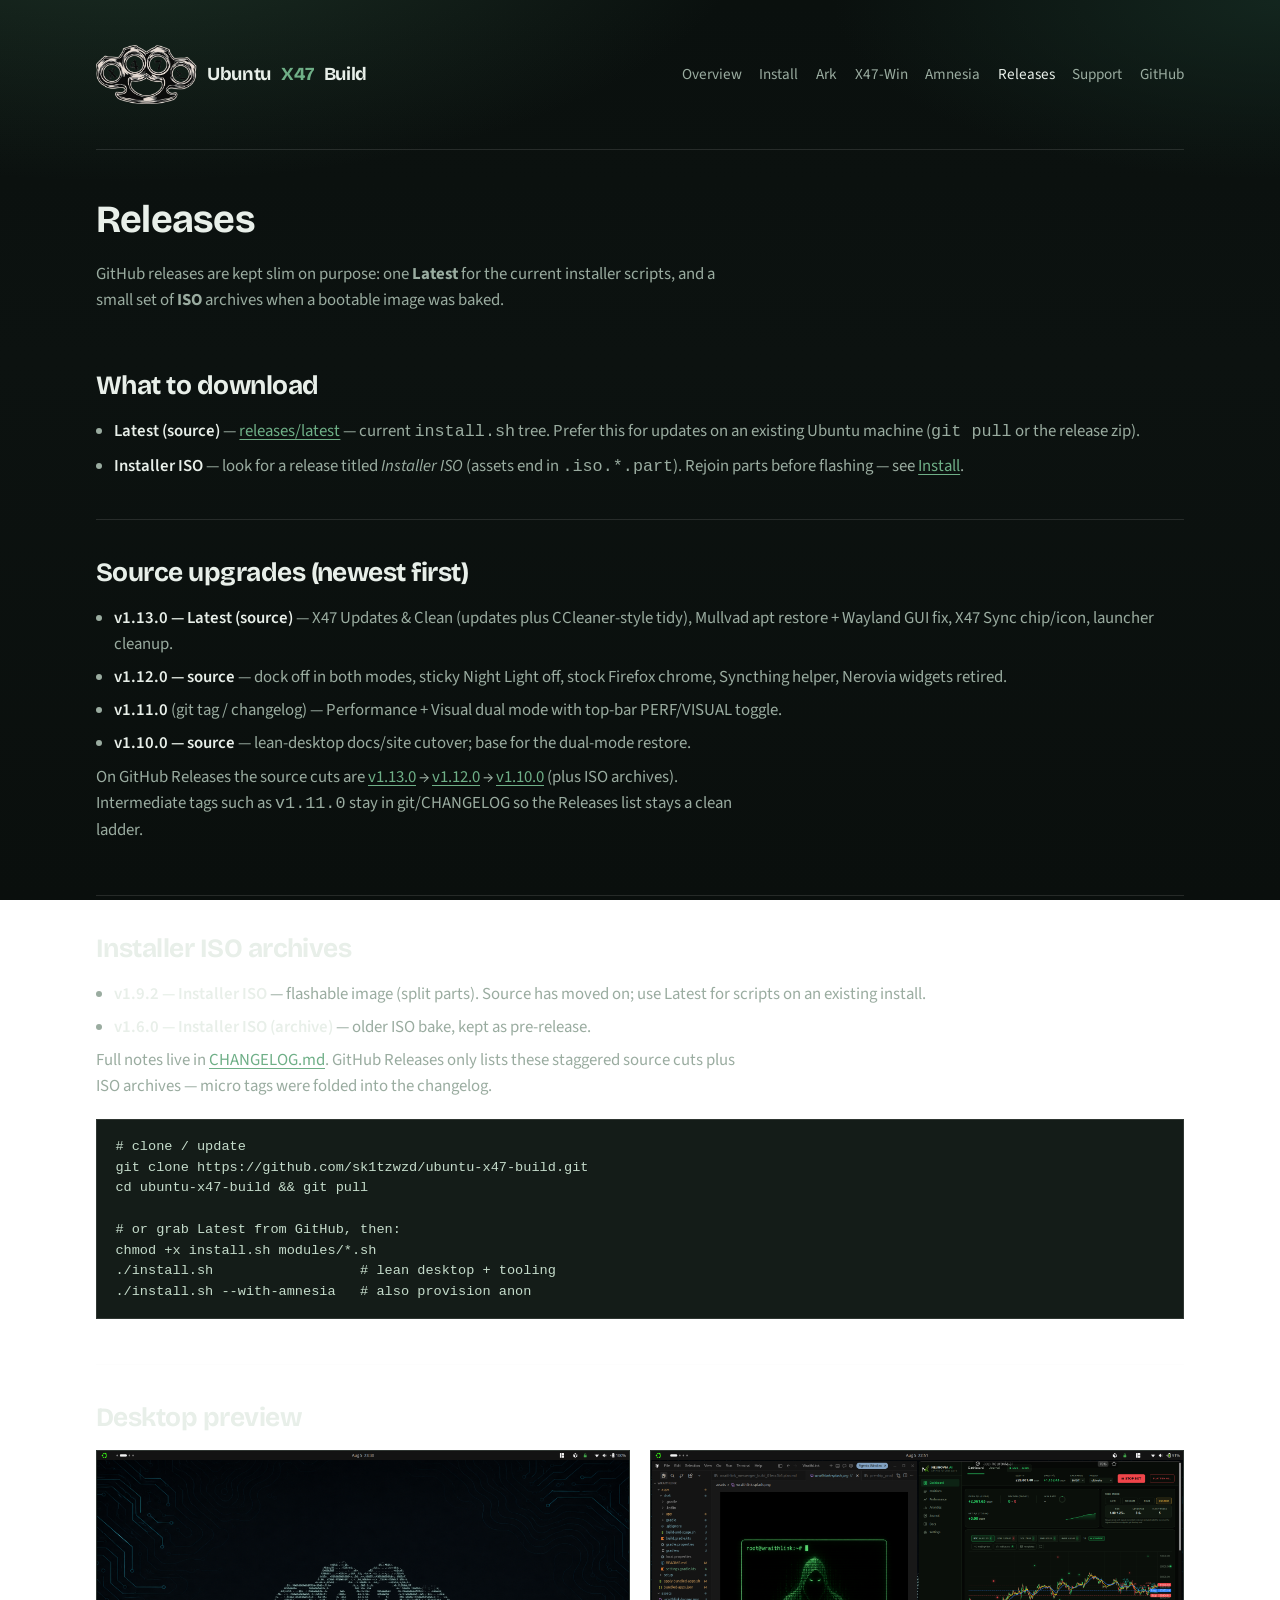
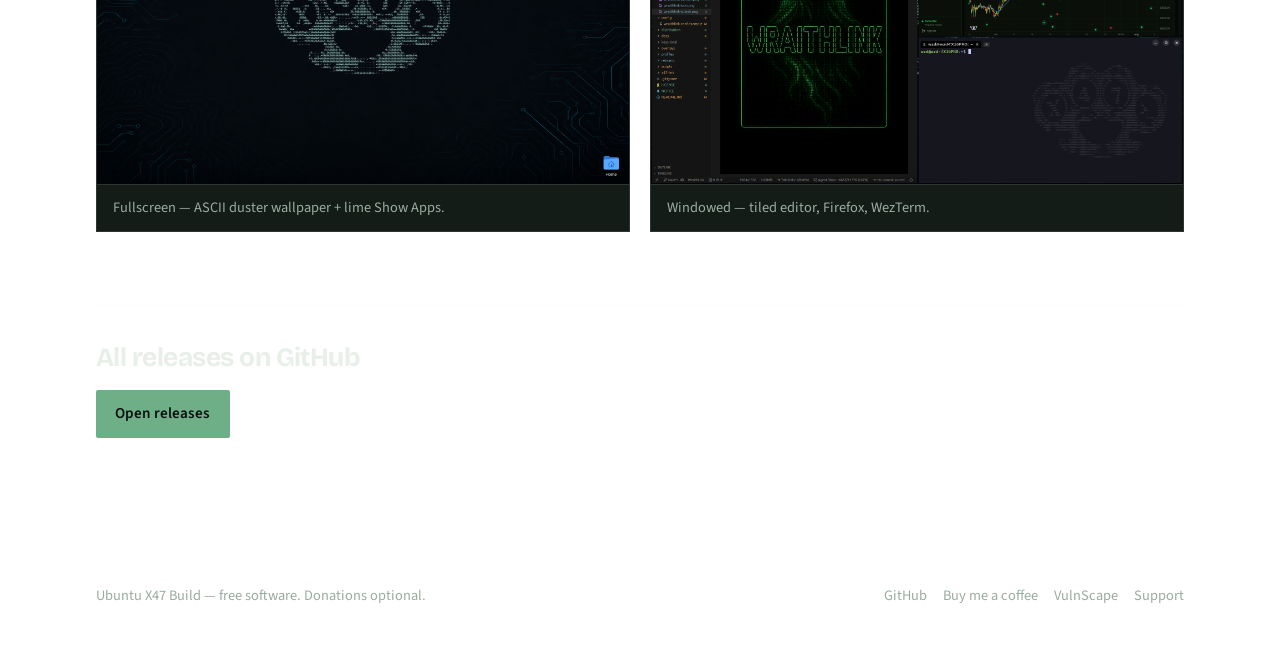
<file: docs/releases.html>
<!DOCTYPE html>
<html lang="en">
<head>
  <meta charset="utf-8" />
  <meta name="viewport" content="width=device-width, initial-scale=1" />
  <title>Releases — Ubuntu X47 Build</title>
  <meta name="description" content="Ubuntu X47 Build releases: latest source installer and bootable ISO archives." />
  <link rel="icon" href="images/favicon.ico" sizes="any" />
  <link rel="icon" type="image/png" href="images/favicon-32.png" sizes="32x32" />
  <link rel="apple-touch-icon" href="images/apple-touch-icon.png" />
  <link rel="stylesheet" href="css/site.css" />
</head>
<body>
  <div class="wrap">
    <nav class="site-nav" aria-label="Primary">
      <a class="brand" href="index.html"><img src="images/x47duster.png" alt="" width="102" height="102" />Ubuntu <span>X47</span> Build</a>
      <ul class="nav-links">
        <li><a href="index.html">Overview</a></li>
        <li><a href="install.html">Install</a></li>
        <li><a href="ark.html">Ark</a></li>
        <li><a href="https://sk1tzwzd.github.io/X47-Win/">X47-Win</a></li>
        <li><a href="amnesia.html">Amnesia</a></li>
        <li><a href="releases.html" aria-current="page">Releases</a></li>
        <li><a href="support.html">Support</a></li>
        <li><a href="https://github.com/sk1tzwzd/ubuntu-x47-build">GitHub</a></li>
      </ul>
    </nav>

    <main>
      <h1 class="page-title">Releases</h1>
      <p class="section-lead">
        GitHub releases are kept slim on purpose: one <strong>Latest</strong>
        for the current installer scripts, and a small set of
        <strong>ISO</strong> archives when a bootable image was baked.
      </p>

      <section>
        <h2>What to download</h2>
        <ul class="clean">
          <li>
            <strong>Latest (source)</strong> —
            <a href="https://github.com/sk1tzwzd/ubuntu-x47-build/releases/latest">releases/latest</a>
            — current <code>install.sh</code> tree. Prefer this for updates on an
            existing Ubuntu machine (<code>git pull</code> or the release zip).
          </li>
          <li>
            <strong>Installer ISO</strong> —
            look for a release titled <em>Installer ISO</em> (assets end in
            <code>.iso.*.part</code>). Rejoin parts before flashing — see
            <a href="install.html">Install</a>.
          </li>
        </ul>
      </section>

      <section>
        <h2>Source upgrades (newest first)</h2>
        <ul class="clean">
          <li>
            <strong>v1.13.0 — Latest (source)</strong> —
            X47 Updates &amp; Clean (updates plus CCleaner-style tidy),
            Mullvad apt restore + Wayland GUI fix, X47 Sync
            chip/icon, launcher cleanup.
          </li>
          <li>
            <strong>v1.12.0 — source</strong> —
            dock off in both modes, sticky Night Light off, stock Firefox chrome,
            Syncthing helper, Nerovia widgets retired.
          </li>
          <li>
            <strong>v1.11.0</strong> (git tag / changelog) —
            Performance + Visual dual mode with top-bar PERF/VISUAL toggle.
          </li>
          <li>
            <strong>v1.10.0 — source</strong> —
            lean-desktop docs/site cutover; base for the dual-mode restore.
          </li>
        </ul>
        <p class="section-lead">
          On GitHub Releases the source cuts are
          <a href="https://github.com/sk1tzwzd/ubuntu-x47-build/releases/tag/v1.13.0">v1.13.0</a>
          →
          <a href="https://github.com/sk1tzwzd/ubuntu-x47-build/releases/tag/v1.12.0">v1.12.0</a>
          →
          <a href="https://github.com/sk1tzwzd/ubuntu-x47-build/releases/tag/v1.10.0">v1.10.0</a>
          (plus ISO archives). Intermediate tags such as <code>v1.11.0</code> stay in git/CHANGELOG so the Releases list stays a clean ladder.
        </p>
      </section>

      <section>
        <h2>Installer ISO archives</h2>
        <ul class="clean">
          <li>
            <strong>v1.9.2 — Installer ISO</strong> —
            flashable image (split parts). Source has moved on; use Latest for
            scripts on an existing install.
          </li>
          <li>
            <strong>v1.6.0 — Installer ISO (archive)</strong> —
            older ISO bake, kept as pre-release.
          </li>
        </ul>
        <p class="section-lead">
          Full notes live in
          <a href="https://github.com/sk1tzwzd/ubuntu-x47-build/blob/main/CHANGELOG.md">CHANGELOG.md</a>.
          GitHub Releases only lists these staggered source cuts plus ISO
          archives — micro tags were folded into the changelog.
        </p>
        <pre><code># clone / update
git clone https://github.com/sk1tzwzd/ubuntu-x47-build.git
cd ubuntu-x47-build && git pull

# or grab Latest from GitHub, then:
chmod +x install.sh modules/*.sh
./install.sh                  # lean desktop + tooling
./install.sh --with-amnesia   # also provision anon</code></pre>
      </section>

      <section>
        <h2>Desktop preview</h2>
        <div class="gallery two">
          <figure class="shot">
            <img src="images/x47-desktop.png" alt="X47 fullscreen desktop" width="1920" height="1200" />
            <figcaption>Fullscreen — ASCII duster wallpaper + lime Show Apps.</figcaption>
          </figure>
          <figure class="shot">
            <img src="images/x47-windowed.png" alt="X47 windowed tiled desktop" width="1920" height="1200" />
            <figcaption>Windowed — tiled editor, Firefox, WezTerm.</figcaption>
          </figure>
        </div>
      </section>

      <section>
        <h2>All releases on GitHub</h2>
        <p class="section-lead">
          <a class="btn btn-primary" href="https://github.com/sk1tzwzd/ubuntu-x47-build/releases">Open releases</a>
        </p>
      </section>
    </main>

    <footer class="site-footer">
      <div class="foot-row">
        <p>Ubuntu X47 Build — free software. Donations optional.</p>
        <div class="foot-links">
          <a href="https://github.com/sk1tzwzd/ubuntu-x47-build">GitHub</a>
          <a href="https://buymeacoffee.com/sk1tzwzd">Buy me a coffee</a>
          <a href="https://vulnscape.net">VulnScape</a>
          <a href="support.html">Support</a>
        </div>
      </div>
    </footer>
  </div>
</body>
</html>
</file>
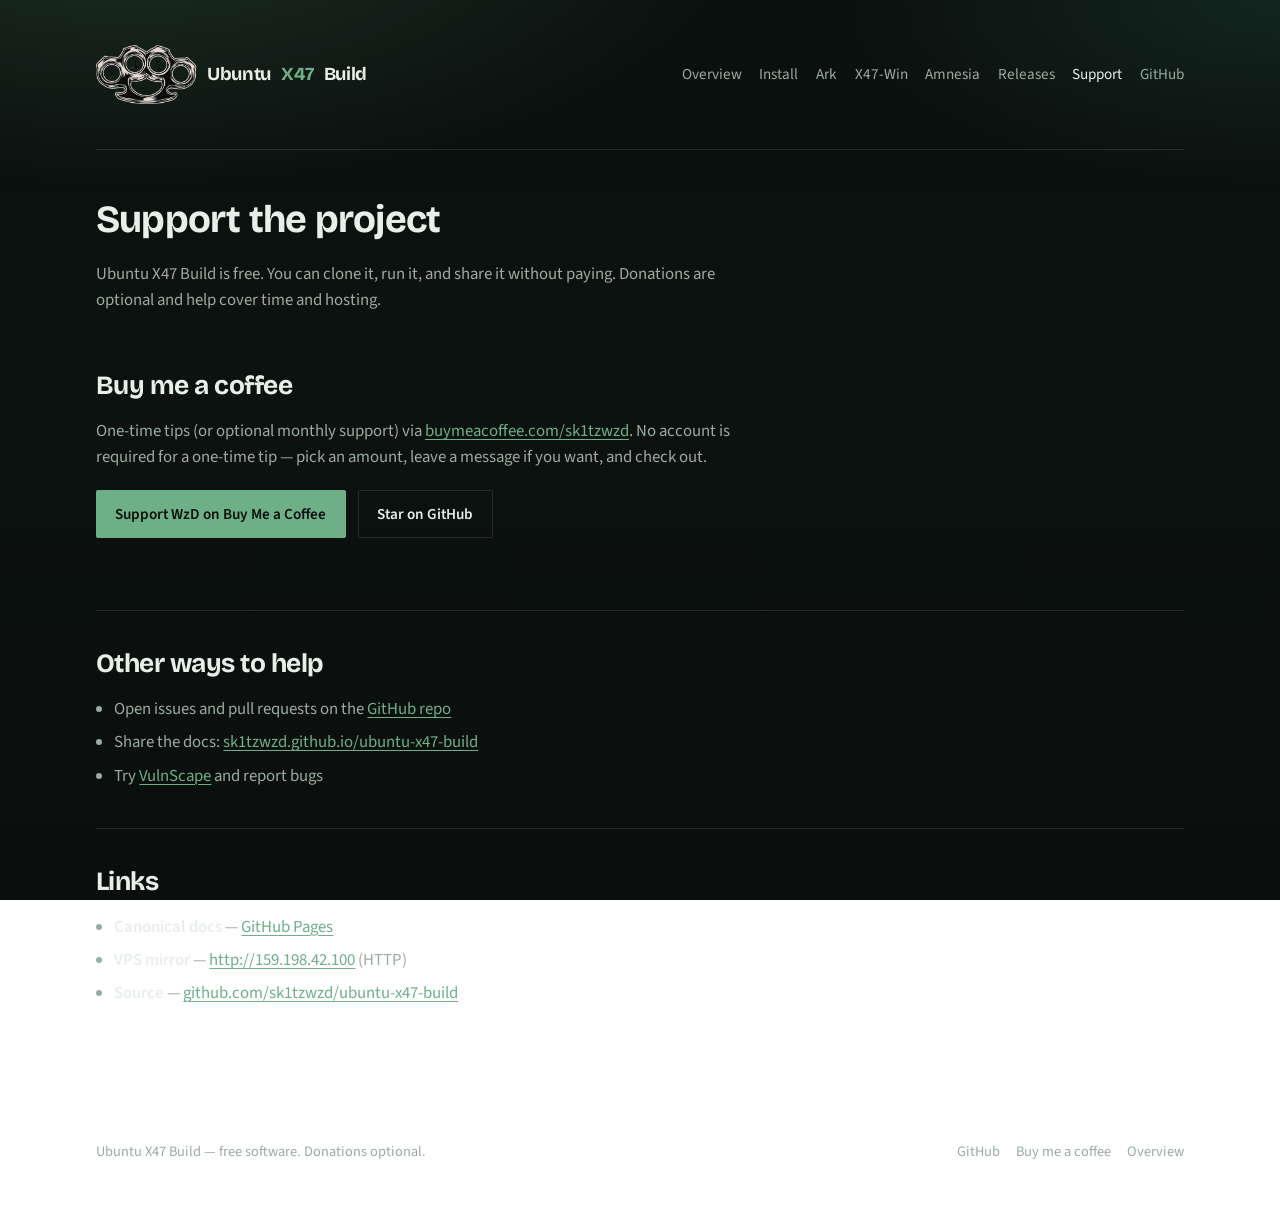
<file: docs/support.html>
<!DOCTYPE html>
<html lang="en">
<head>
  <meta charset="utf-8" />
  <meta name="viewport" content="width=device-width, initial-scale=1" />
  <title>Support — Ubuntu X47 Build</title>
  <meta name="description" content="Ubuntu X47 Build is free. Optional donations via Buy Me a Coffee." />
  <link rel="icon" href="images/favicon.ico" sizes="any" />
  <link rel="icon" type="image/png" href="images/favicon-32.png" sizes="32x32" />
  <link rel="apple-touch-icon" href="images/apple-touch-icon.png" />
  <link rel="stylesheet" href="css/site.css" />
</head>
<body>
  <div class="wrap">
    <nav class="site-nav" aria-label="Primary">
      <a class="brand" href="index.html"><img src="images/x47duster.png" alt="" width="102" height="102" />Ubuntu <span>X47</span> Build</a>
      <ul class="nav-links">
        <li><a href="index.html">Overview</a></li>
        <li><a href="install.html">Install</a></li>
        <li><a href="ark.html">Ark</a></li>
        <li><a href="https://sk1tzwzd.github.io/X47-Win/">X47-Win</a></li>
        <li><a href="amnesia.html">Amnesia</a></li>
        <li><a href="releases.html">Releases</a></li>
        <li><a href="support.html" aria-current="page">Support</a></li>
        <li><a href="https://github.com/sk1tzwzd/ubuntu-x47-build">GitHub</a></li>
      </ul>
    </nav>

    <main>
      <h1 class="page-title">Support the project</h1>
      <p class="section-lead">
        Ubuntu X47 Build is free. You can clone it, run it, and share it without
        paying. Donations are optional and help cover time and hosting.
      </p>

      <section>
        <h2>Buy me a coffee</h2>
        <p class="section-lead">
          One-time tips (or optional monthly support) via
          <a href="https://buymeacoffee.com/sk1tzwzd">buymeacoffee.com/sk1tzwzd</a>.
          No account is required for a one-time tip — pick an amount, leave a
          message if you want, and check out.
        </p>
        <div class="cta-row">
          <a class="btn btn-primary" href="https://buymeacoffee.com/sk1tzwzd">Support WzD on Buy Me a Coffee</a>
          <a class="btn btn-ghost" href="https://github.com/sk1tzwzd/ubuntu-x47-build">Star on GitHub</a>
        </div>
      </section>

      <section>
        <h2>Other ways to help</h2>
        <ul class="clean">
          <li>Open issues and pull requests on the <a href="https://github.com/sk1tzwzd/ubuntu-x47-build">GitHub repo</a></li>
          <li>Share the docs:
            <a href="https://sk1tzwzd.github.io/ubuntu-x47-build/">sk1tzwzd.github.io/ubuntu-x47-build</a>
          </li>
          <li>Try <a href="https://vulnscape.net">VulnScape</a> and report bugs</li>
        </ul>
      </section>

      <section>
        <h2>Links</h2>
        <ul class="clean">
          <li><strong>Canonical docs</strong> — <a href="https://sk1tzwzd.github.io/ubuntu-x47-build/">GitHub Pages</a></li>
          <li><strong>VPS mirror</strong> — <a href="http://159.198.42.100">http://159.198.42.100</a> (HTTP)</li>
          <li><strong>Source</strong> — <a href="https://github.com/sk1tzwzd/ubuntu-x47-build">github.com/sk1tzwzd/ubuntu-x47-build</a></li>
        </ul>
      </section>
    </main>

    <footer class="site-footer">
      <div class="foot-row">
        <p>Ubuntu X47 Build — free software. Donations optional.</p>
        <div class="foot-links">
          <a href="https://github.com/sk1tzwzd/ubuntu-x47-build">GitHub</a>
          <a href="https://buymeacoffee.com/sk1tzwzd">Buy me a coffee</a>
          <a href="index.html">Overview</a>
        </div>
      </div>
    </footer>
  </div>
</body>
</html>
</file>
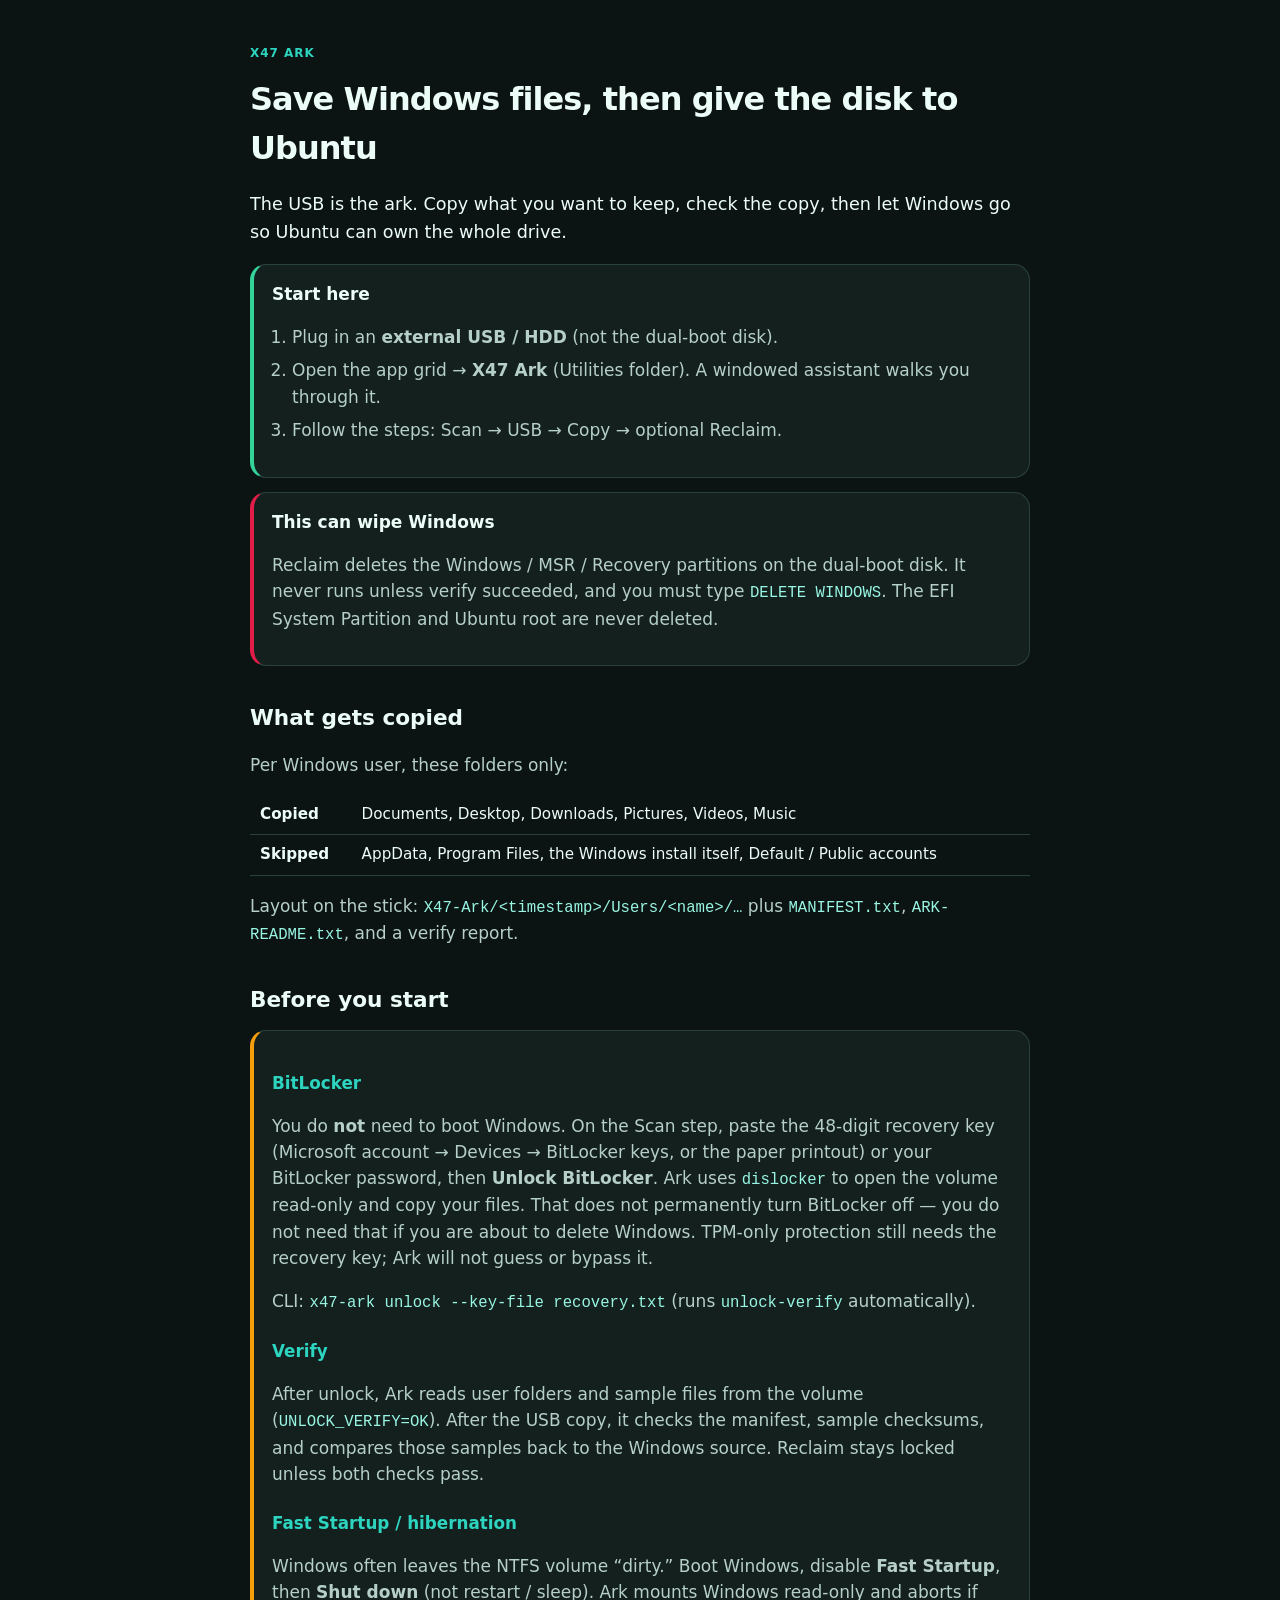
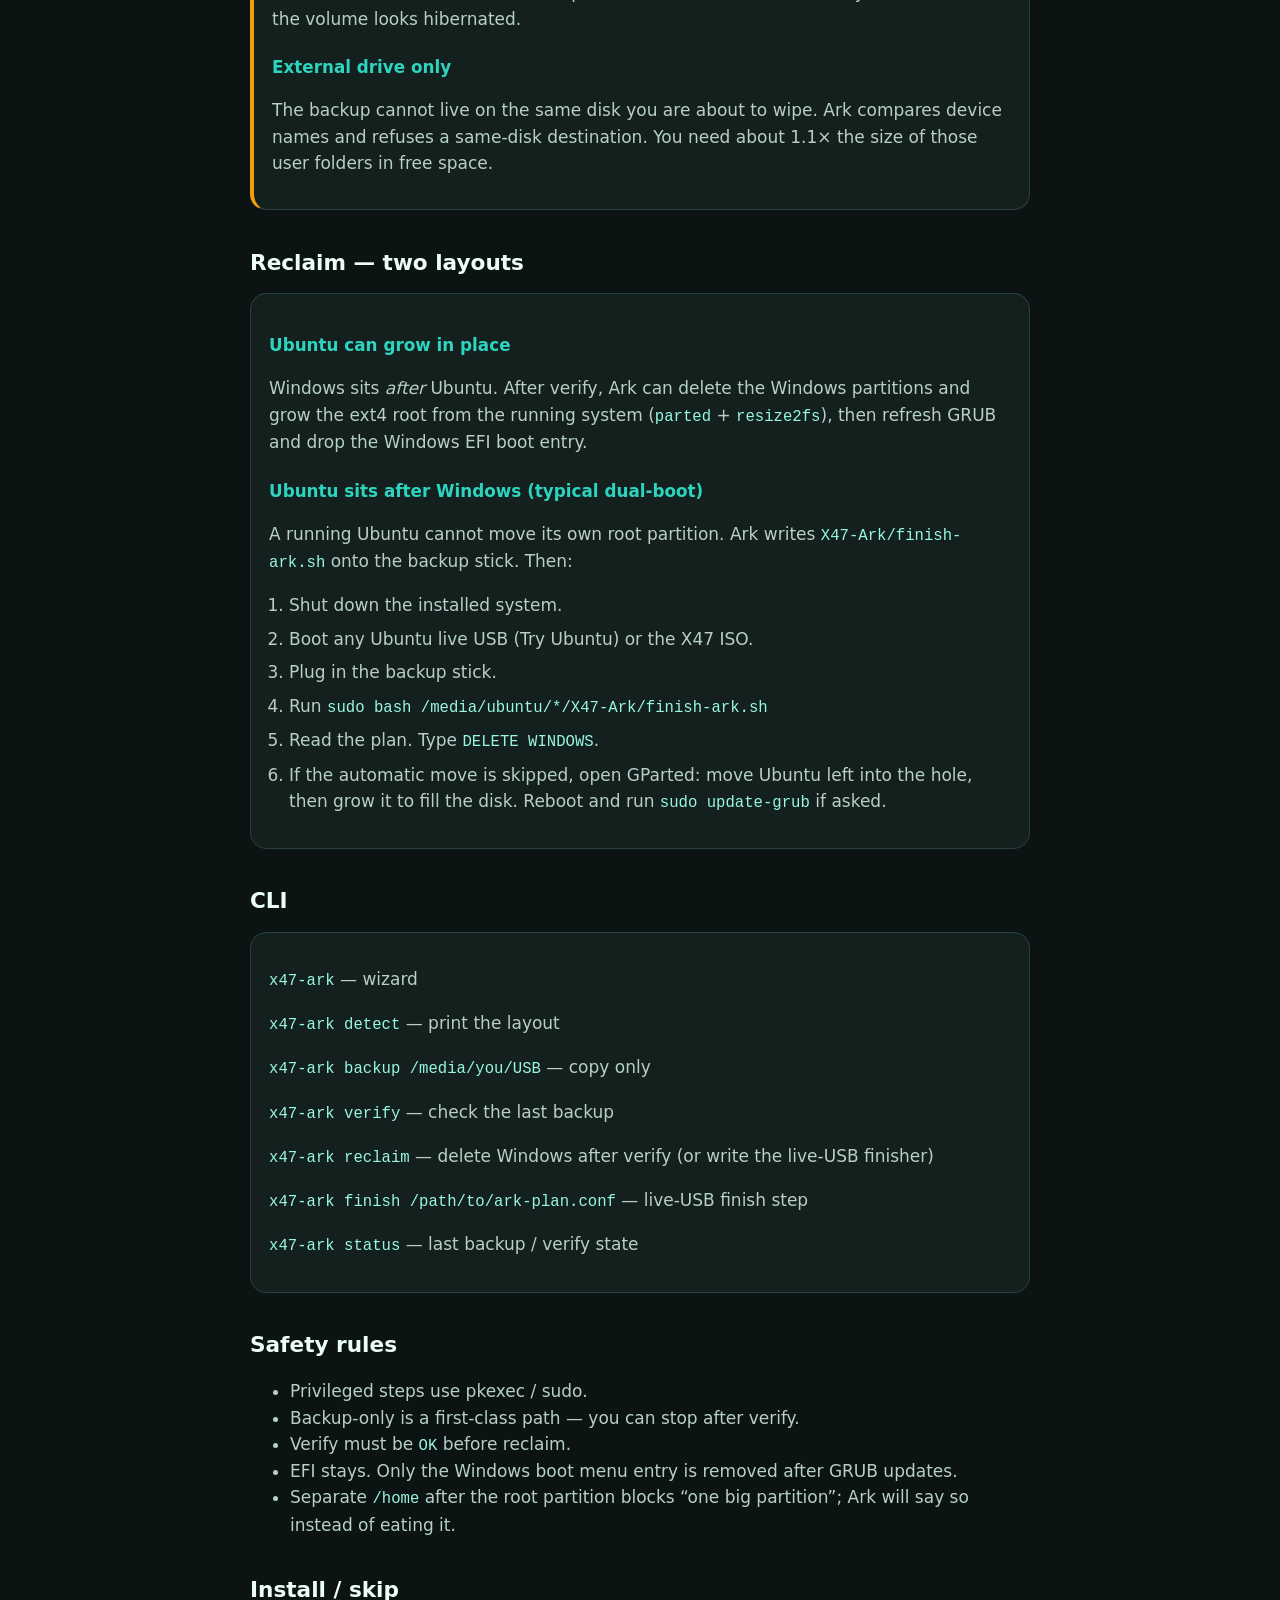
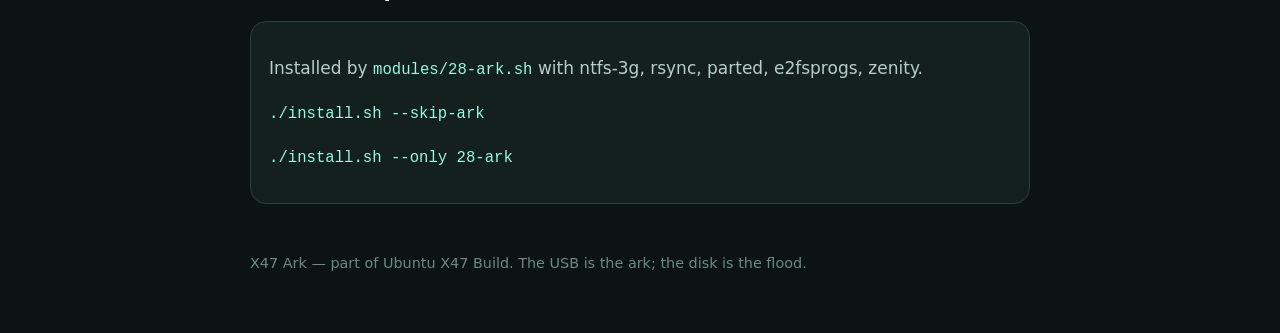
<file: assets/docs/x47-ark-guide.html>
<!DOCTYPE html>
<html lang="en">
<head>
  <meta charset="utf-8" />
  <meta name="viewport" content="width=device-width, initial-scale=1" />
  <title>X47 Ark guide</title>
  <style>
    :root {
      --bg: #0c1413;
      --card: #13201e;
      --ink: #ecfdf8;
      --muted: #b6cfc8;
      --line: #2a403c;
      --red: #e11d48;
      --rose: #fb7185;
      --teal: #2dd4bf;
      --ok: #34d399;
      --warn: #f59e0b;
    }
    * { box-sizing: border-box; }
    html, body { margin: 0; padding: 0; background: var(--bg); color: var(--ink); }
    body { font: 17px/1.55 ui-sans-serif, system-ui, sans-serif; }
    .wrap { max-width: 820px; margin: 0 auto; padding: 32px 20px 80px; }
    h1 { font-size: 2rem; letter-spacing: -0.03em; margin: 0 0 8px; }
    h2 { font-size: 1.35rem; margin: 2.2rem 0 0.6rem; }
    h3 { font-size: 1.05rem; margin: 1.4rem 0 0.4rem; color: var(--teal); }
    p, li { color: var(--muted); }
    a { color: var(--teal); }
    .lead { font-size: 1.1rem; color: var(--ink); }
    .card {
      background: var(--card);
      border: 1px solid var(--line);
      border-radius: 16px;
      padding: 16px 18px;
      margin: 14px 0;
    }
    .k { display: inline-block; background: #1a2c29; border: 1px solid var(--line); border-radius: 6px; padding: 1px 7px; font-size: 0.85em; color: var(--ink); }
    ol { padding-left: 1.25rem; }
    ol li { margin: 0.45rem 0; }
    .warn { border-left: 4px solid var(--warn); }
    .ok { border-left: 4px solid var(--ok); }
    .bad { border-left: 4px solid var(--red); }
    code { font-family: ui-monospace, SFMono-Regular, Menlo, Consolas, monospace; font-size: 0.92em; color: #99f6e4; }
    table { width: 100%; border-collapse: collapse; font-size: 0.95rem; }
    th, td { text-align: left; padding: 8px 10px; border-bottom: 1px solid var(--line); vertical-align: top; }
    th { color: var(--ink); }
    .tag { font-size: 0.75rem; letter-spacing: 0.08em; text-transform: uppercase; color: var(--teal); font-weight: 700; }
    footer { margin-top: 3rem; color: #6b8a84; font-size: 0.9rem; }
  </style>
</head>
<body>
  <div class="wrap">
    <p class="tag">X47 Ark</p>
    <h1>Save Windows files, then give the disk to Ubuntu</h1>
    <p class="lead">
      The USB is the ark. Copy what you want to keep, check the copy, then let
      Windows go so Ubuntu can own the whole drive.
    </p>

    <div class="card ok">
      <strong style="color:var(--ink)">Start here</strong>
      <ol>
        <li>Plug in an <strong>external USB / HDD</strong> (not the dual-boot disk).</li>
        <li>Open the app grid → <strong>X47 Ark</strong> (Utilities folder). A windowed assistant walks you through it.</li>
        <li>Follow the steps: Scan → USB → Copy → optional Reclaim.</li>
      </ol>
    </div>

    <div class="card bad">
      <strong style="color:var(--ink)">This can wipe Windows</strong>
      <p>
        Reclaim deletes the Windows / MSR / Recovery partitions on the dual-boot
        disk. It never runs unless verify succeeded, and you must type
        <code>DELETE WINDOWS</code>. The EFI System Partition and Ubuntu root
        are never deleted.
      </p>
    </div>

    <h2>What gets copied</h2>
    <p>Per Windows user, these folders only:</p>
    <table>
      <tr><th>Copied</th><td>Documents, Desktop, Downloads, Pictures, Videos, Music</td></tr>
      <tr><th>Skipped</th><td>AppData, Program Files, the Windows install itself, Default / Public accounts</td></tr>
    </table>
    <p>
      Layout on the stick:
      <code>X47-Ark/&lt;timestamp&gt;/Users/&lt;name&gt;/…</code>
      plus <code>MANIFEST.txt</code>, <code>ARK-README.txt</code>, and a verify report.
    </p>

    <h2>Before you start</h2>
    <div class="card warn">
      <h3>BitLocker</h3>
      <p>
        You do <strong>not</strong> need to boot Windows. On the Scan step, paste
        the 48-digit recovery key (Microsoft account → Devices → BitLocker keys,
        or the paper printout) or your BitLocker password, then
        <strong>Unlock BitLocker</strong>. Ark uses <code>dislocker</code> to
        open the volume read-only and copy your files. That does not permanently
        turn BitLocker off — you do not need that if you are about to delete
        Windows. TPM-only protection still needs the recovery key; Ark will not
        guess or bypass it.
      </p>
      <p>CLI: <code>x47-ark unlock --key-file recovery.txt</code> (runs <code>unlock-verify</code> automatically).</p>
      <h3>Verify</h3>
      <p>
        After unlock, Ark reads user folders and sample files from the volume
        (<code>UNLOCK_VERIFY=OK</code>). After the USB copy, it checks the
        manifest, sample checksums, and compares those samples back to the
        Windows source. Reclaim stays locked unless both checks pass.
      </p>
      <h3>Fast Startup / hibernation</h3>
      <p>
        Windows often leaves the NTFS volume “dirty.” Boot Windows, disable
        <strong>Fast Startup</strong>, then <strong>Shut down</strong> (not restart / sleep).
        Ark mounts Windows read-only and aborts if the volume looks hibernated.
      </p>
      <h3>External drive only</h3>
      <p>
        The backup cannot live on the same disk you are about to wipe. Ark
        compares device names and refuses a same-disk destination. You need
        about 1.1× the size of those user folders in free space.
      </p>
    </div>

    <h2>Reclaim — two layouts</h2>
    <div class="card">
      <h3>Ubuntu can grow in place</h3>
      <p>
        Windows sits <em>after</em> Ubuntu. After verify, Ark can delete the
        Windows partitions and grow the ext4 root from the running system
        (<code>parted</code> + <code>resize2fs</code>), then refresh GRUB and
        drop the Windows EFI boot entry.
      </p>
      <h3>Ubuntu sits after Windows (typical dual-boot)</h3>
      <p>
        A running Ubuntu cannot move its own root partition. Ark writes
        <code>X47-Ark/finish-ark.sh</code> onto the backup stick. Then:
      </p>
      <ol>
        <li>Shut down the installed system.</li>
        <li>Boot any Ubuntu live USB (Try Ubuntu) or the X47 ISO.</li>
        <li>Plug in the backup stick.</li>
        <li>Run <code>sudo bash /media/ubuntu/*/X47-Ark/finish-ark.sh</code></li>
        <li>Read the plan. Type <code>DELETE WINDOWS</code>.</li>
        <li>If the automatic move is skipped, open GParted: move Ubuntu left into the hole, then grow it to fill the disk. Reboot and run <code>sudo update-grub</code> if asked.</li>
      </ol>
    </div>

    <h2>CLI</h2>
    <div class="card">
      <p><code>x47-ark</code> — wizard</p>
      <p><code>x47-ark detect</code> — print the layout</p>
      <p><code>x47-ark backup /media/you/USB</code> — copy only</p>
      <p><code>x47-ark verify</code> — check the last backup</p>
      <p><code>x47-ark reclaim</code> — delete Windows after verify (or write the live-USB finisher)</p>
      <p><code>x47-ark finish /path/to/ark-plan.conf</code> — live-USB finish step</p>
      <p><code>x47-ark status</code> — last backup / verify state</p>
    </div>

    <h2>Safety rules</h2>
    <ul>
      <li>Privileged steps use pkexec / sudo.</li>
      <li>Backup-only is a first-class path — you can stop after verify.</li>
      <li>Verify must be <code>OK</code> before reclaim.</li>
      <li>EFI stays. Only the Windows boot menu entry is removed after GRUB updates.</li>
      <li>Separate <code>/home</code> after the root partition blocks “one big partition”; Ark will say so instead of eating it.</li>
    </ul>

    <h2>Install / skip</h2>
    <div class="card">
      <p>Installed by <code>modules/28-ark.sh</code> with ntfs-3g, rsync, parted, e2fsprogs, zenity.</p>
      <p><code>./install.sh --skip-ark</code></p>
      <p><code>./install.sh --only 28-ark</code></p>
    </div>

    <footer>X47 Ark — part of Ubuntu X47 Build. The USB is the ark; the disk is the flood.</footer>
  </div>
</body>
</html>
</file>
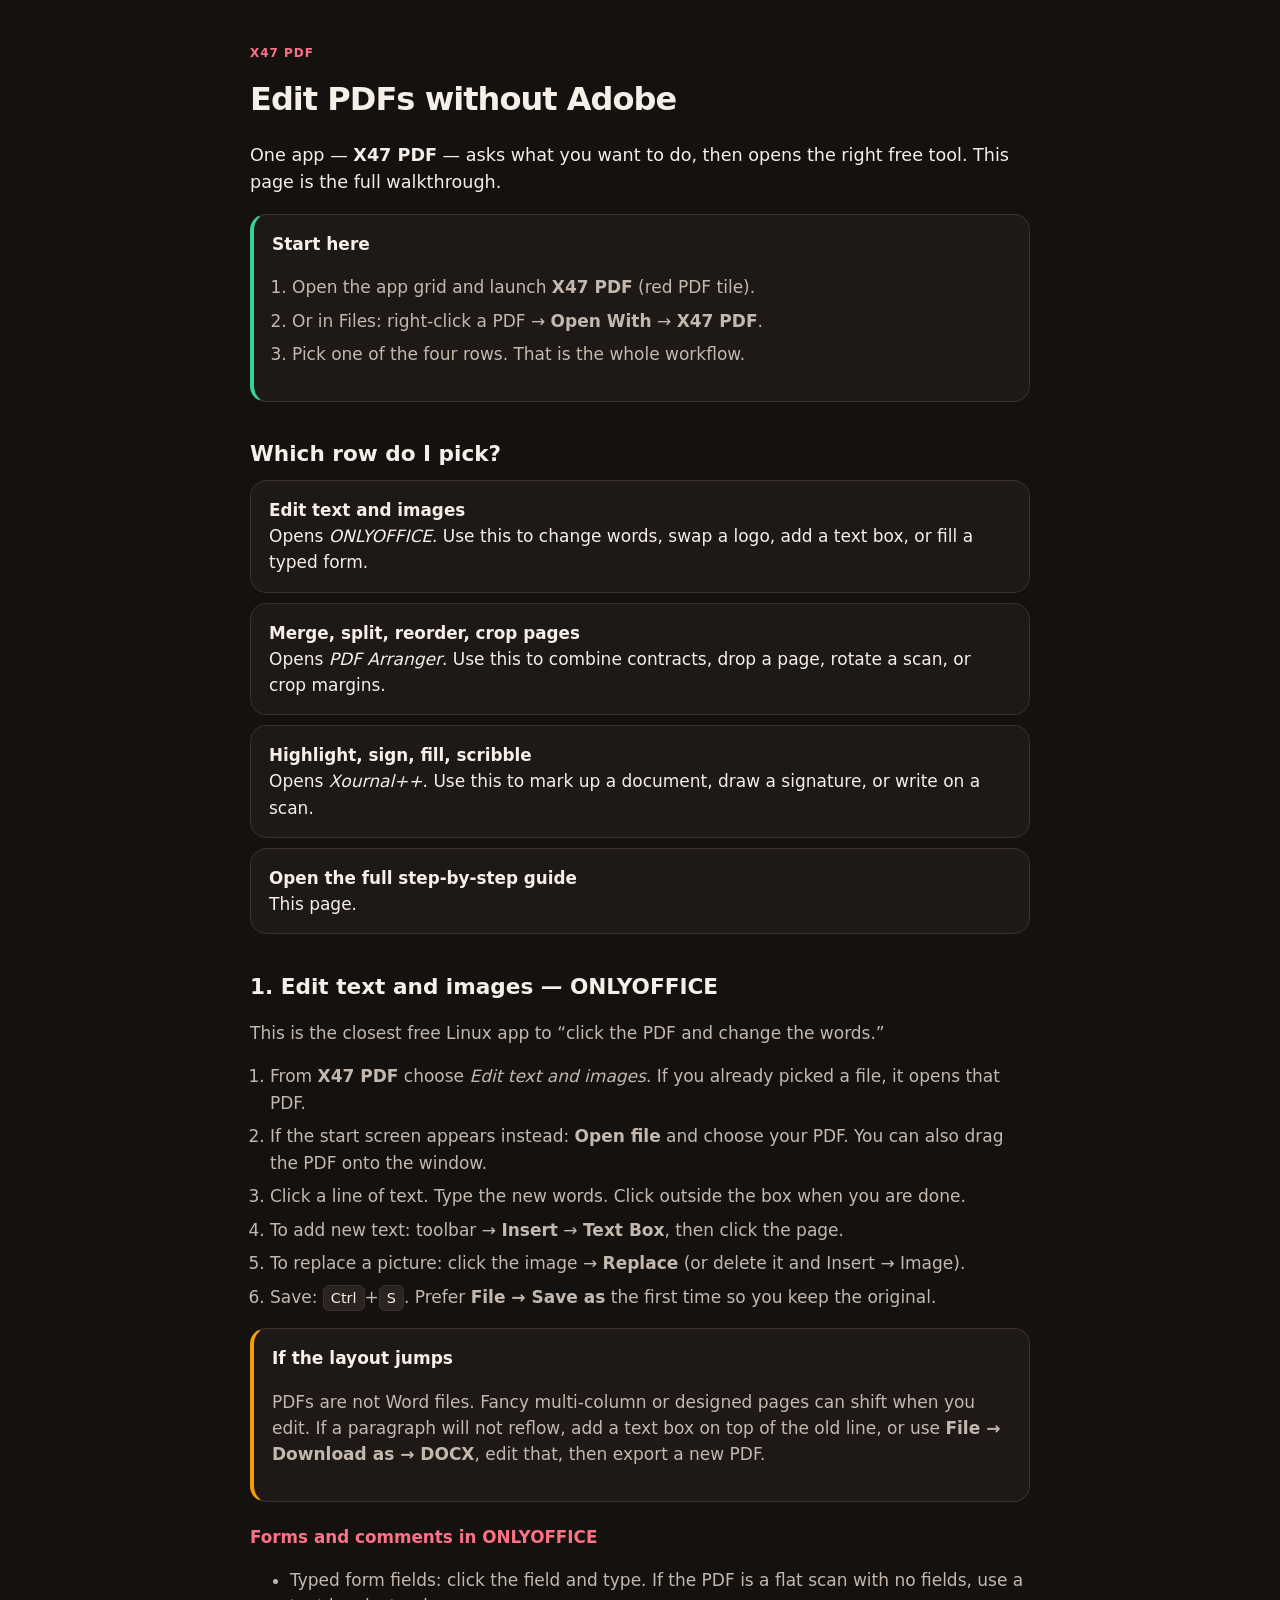
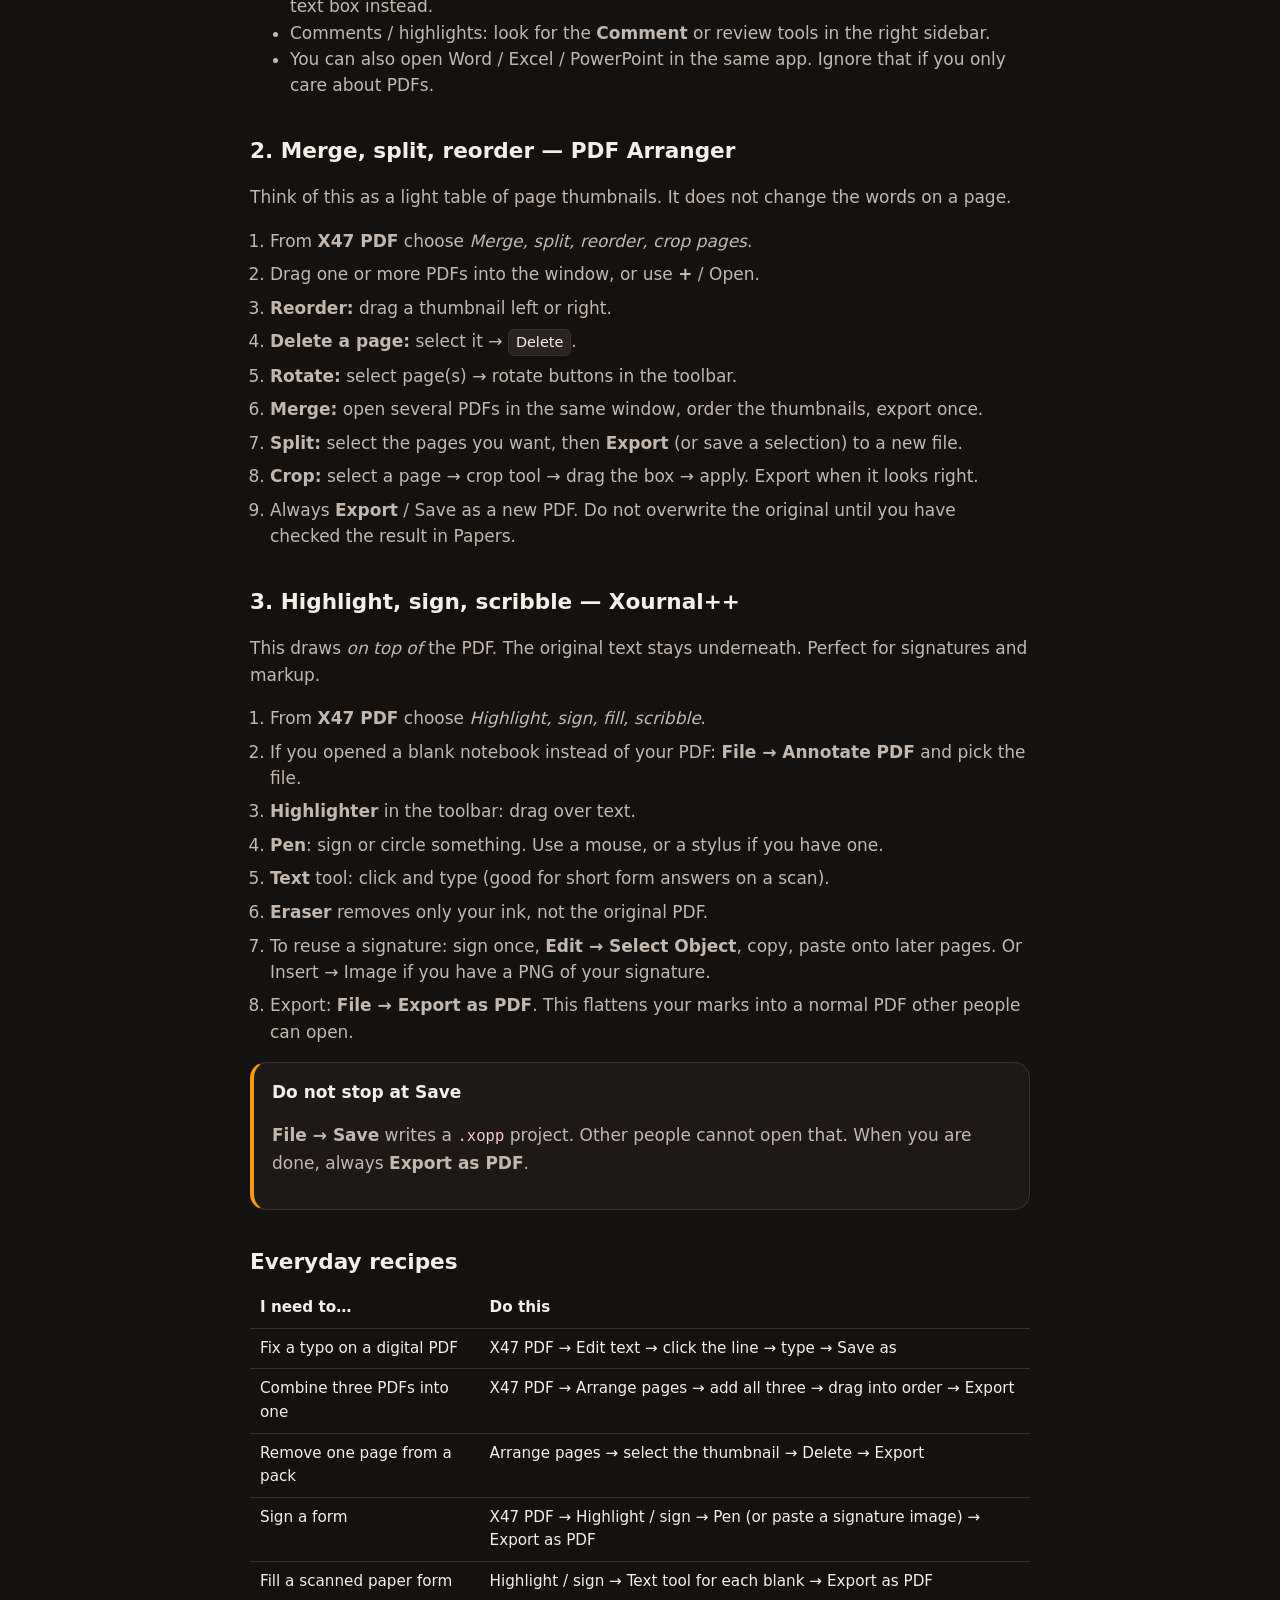
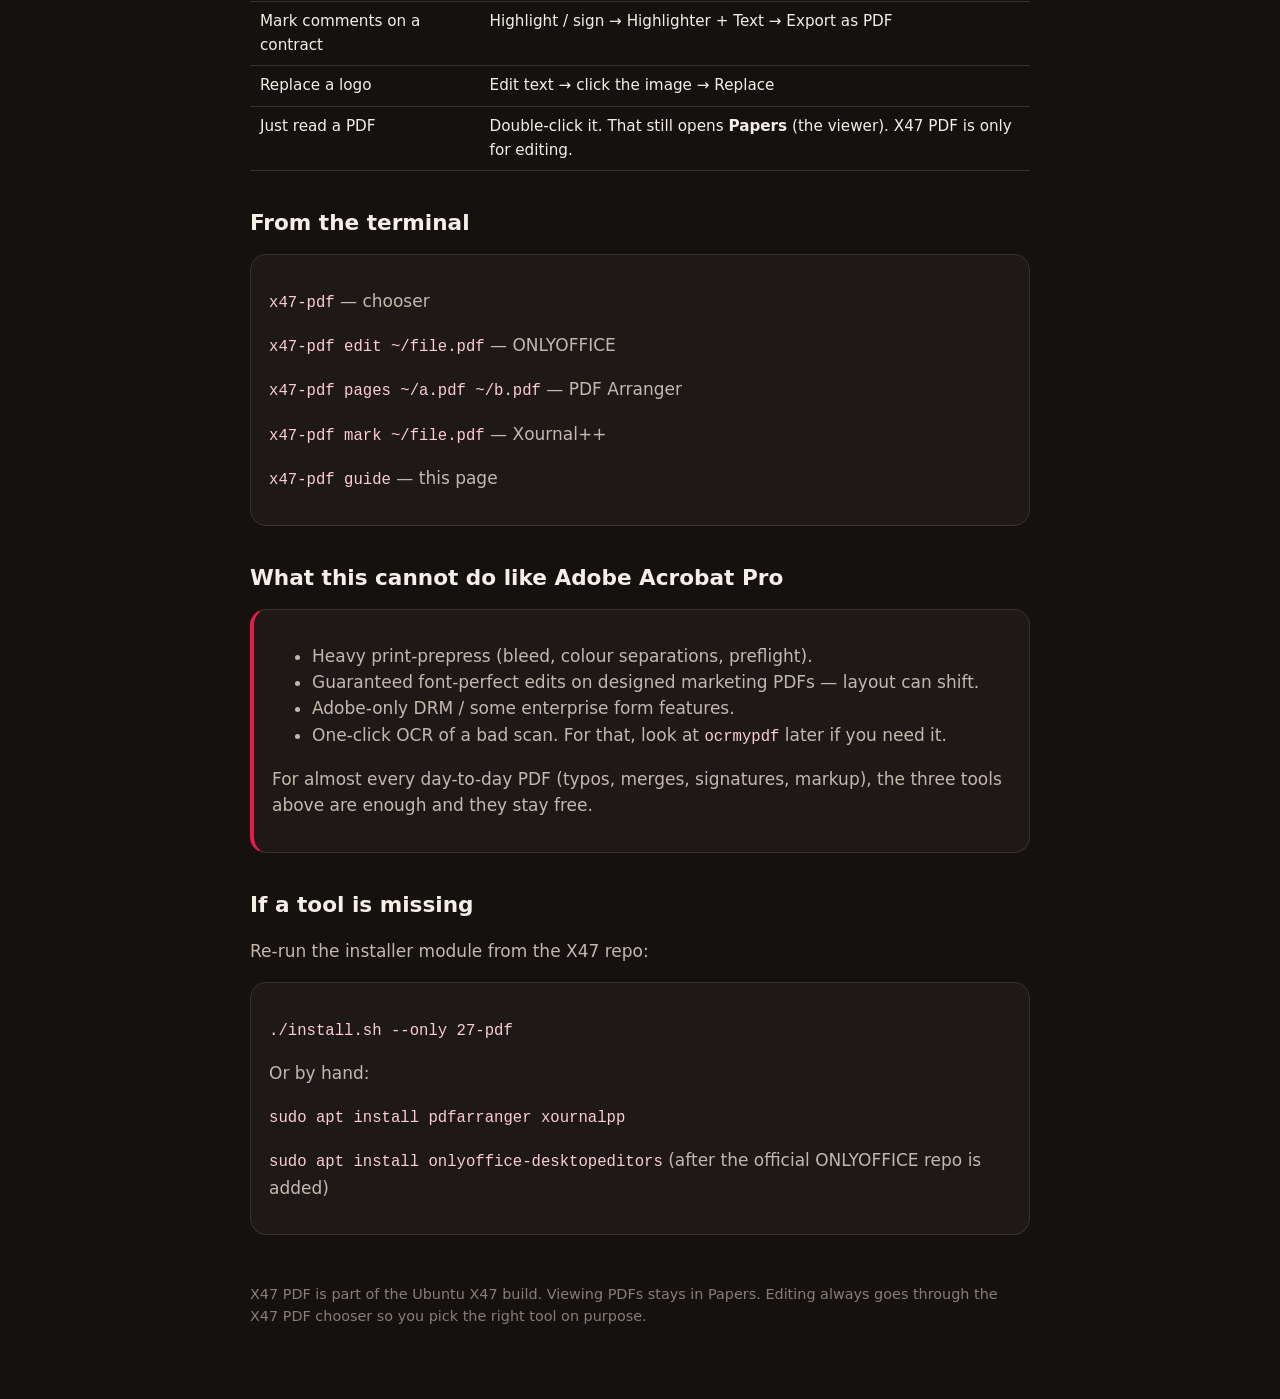
<file: assets/docs/x47-pdf-guide.html>
<!DOCTYPE html>
<html lang="en">
<head>
  <meta charset="utf-8" />
  <meta name="viewport" content="width=device-width, initial-scale=1" />
  <title>X47 PDF guide</title>
  <style>
    :root {
      --bg: #14110f;
      --card: #1e1916;
      --ink: #f5efe8;
      --muted: #c4b8ae;
      --line: #3a312c;
      --red: #e11d48;
      --rose: #fb7185;
      --teal: #2dd4bf;
      --ok: #34d399;
    }
    * { box-sizing: border-box; }
    html, body { margin: 0; padding: 0; background: var(--bg); color: var(--ink); }
    body { font: 17px/1.55 ui-sans-serif, system-ui, sans-serif; }
    .wrap { max-width: 820px; margin: 0 auto; padding: 32px 20px 80px; }
    h1 { font-size: 2rem; letter-spacing: -0.03em; margin: 0 0 8px; }
    h2 { font-size: 1.35rem; margin: 2.2rem 0 0.6rem; }
    h3 { font-size: 1.05rem; margin: 1.4rem 0 0.4rem; color: var(--rose); }
    p, li { color: var(--muted); }
    a { color: var(--teal); }
    .lead { font-size: 1.1rem; color: var(--ink); }
    .card {
      background: var(--card);
      border: 1px solid var(--line);
      border-radius: 16px;
      padding: 16px 18px;
      margin: 14px 0;
    }
    .pick { display: grid; gap: 10px; }
    .pick .card { margin: 0; }
    .pick strong { display: block; color: var(--ink); font-size: 1.05rem; }
    .k { display: inline-block; background: #2a2320; border: 1px solid var(--line); border-radius: 6px; padding: 1px 7px; font-size: 0.85em; color: var(--ink); }
    ol { padding-left: 1.25rem; }
    ol li { margin: 0.45rem 0; }
    .warn { border-left: 4px solid #f59e0b; }
    .ok { border-left: 4px solid var(--ok); }
    .bad { border-left: 4px solid var(--red); }
    code { font-family: ui-monospace, SFMono-Regular, Menlo, Consolas, monospace; font-size: 0.92em; color: #fecdd3; }
    table { width: 100%; border-collapse: collapse; font-size: 0.95rem; }
    th, td { text-align: left; padding: 8px 10px; border-bottom: 1px solid var(--line); vertical-align: top; }
    th { color: var(--ink); }
    .tag { font-size: 0.75rem; letter-spacing: 0.08em; text-transform: uppercase; color: var(--rose); font-weight: 700; }
    footer { margin-top: 3rem; color: #8a7d74; font-size: 0.9rem; }
  </style>
</head>
<body>
  <div class="wrap">
    <p class="tag">X47 PDF</p>
    <h1>Edit PDFs without Adobe</h1>
    <p class="lead">
      One app — <strong>X47 PDF</strong> — asks what you want to do, then opens the
      right free tool. This page is the full walkthrough.
    </p>

    <div class="card ok">
      <strong style="color:var(--ink)">Start here</strong>
      <ol>
        <li>Open the app grid and launch <strong>X47 PDF</strong> (red PDF tile).</li>
        <li>Or in Files: right-click a PDF → <strong>Open With</strong> → <strong>X47 PDF</strong>.</li>
        <li>Pick one of the four rows. That is the whole workflow.</li>
      </ol>
    </div>

    <h2>Which row do I pick?</h2>
    <div class="pick">
      <div class="card">
        <strong>Edit text and images</strong>
        Opens <em>ONLYOFFICE</em>. Use this to change words, swap a logo, add a text box, or fill a typed form.
      </div>
      <div class="card">
        <strong>Merge, split, reorder, crop pages</strong>
        Opens <em>PDF Arranger</em>. Use this to combine contracts, drop a page, rotate a scan, or crop margins.
      </div>
      <div class="card">
        <strong>Highlight, sign, fill, scribble</strong>
        Opens <em>Xournal++</em>. Use this to mark up a document, draw a signature, or write on a scan.
      </div>
      <div class="card">
        <strong>Open the full step-by-step guide</strong>
        This page.
      </div>
    </div>

    <h2>1. Edit text and images — ONLYOFFICE</h2>
    <p>This is the closest free Linux app to “click the PDF and change the words.”</p>
    <ol>
      <li>From <strong>X47 PDF</strong> choose <em>Edit text and images</em>. If you already picked a file, it opens that PDF.</li>
      <li>If the start screen appears instead: <strong>Open file</strong> and choose your PDF. You can also drag the PDF onto the window.</li>
      <li>Click a line of text. Type the new words. Click outside the box when you are done.</li>
      <li>To add new text: toolbar → <strong>Insert</strong> → <strong>Text Box</strong>, then click the page.</li>
      <li>To replace a picture: click the image → <strong>Replace</strong> (or delete it and Insert → Image).</li>
      <li>Save: <span class="k">Ctrl</span>+<span class="k">S</span>. Prefer <strong>File → Save as</strong> the first time so you keep the original.</li>
    </ol>
    <div class="card warn">
      <strong style="color:var(--ink)">If the layout jumps</strong>
      <p>PDFs are not Word files. Fancy multi-column or designed pages can shift when you edit. If a paragraph will not reflow, add a text box on top of the old line, or use <strong>File → Download as → DOCX</strong>, edit that, then export a new PDF.</p>
    </div>
    <h3>Forms and comments in ONLYOFFICE</h3>
    <ul>
      <li>Typed form fields: click the field and type. If the PDF is a flat scan with no fields, use a text box instead.</li>
      <li>Comments / highlights: look for the <strong>Comment</strong> or review tools in the right sidebar.</li>
      <li>You can also open Word / Excel / PowerPoint in the same app. Ignore that if you only care about PDFs.</li>
    </ul>

    <h2>2. Merge, split, reorder — PDF Arranger</h2>
    <p>Think of this as a light table of page thumbnails. It does not change the words on a page.</p>
    <ol>
      <li>From <strong>X47 PDF</strong> choose <em>Merge, split, reorder, crop pages</em>.</li>
      <li>Drag one or more PDFs into the window, or use <strong>+</strong> / Open.</li>
      <li><strong>Reorder:</strong> drag a thumbnail left or right.</li>
      <li><strong>Delete a page:</strong> select it → <span class="k">Delete</span>.</li>
      <li><strong>Rotate:</strong> select page(s) → rotate buttons in the toolbar.</li>
      <li><strong>Merge:</strong> open several PDFs in the same window, order the thumbnails, export once.</li>
      <li><strong>Split:</strong> select the pages you want, then <strong>Export</strong> (or save a selection) to a new file.</li>
      <li><strong>Crop:</strong> select a page → crop tool → drag the box → apply. Export when it looks right.</li>
      <li>Always <strong>Export</strong> / Save as a new PDF. Do not overwrite the original until you have checked the result in Papers.</li>
    </ol>

    <h2>3. Highlight, sign, scribble — Xournal++</h2>
    <p>This draws <em>on top of</em> the PDF. The original text stays underneath. Perfect for signatures and markup.</p>
    <ol>
      <li>From <strong>X47 PDF</strong> choose <em>Highlight, sign, fill, scribble</em>.</li>
      <li>If you opened a blank notebook instead of your PDF: <strong>File → Annotate PDF</strong> and pick the file.</li>
      <li><strong>Highlighter</strong> in the toolbar: drag over text.</li>
      <li><strong>Pen</strong>: sign or circle something. Use a mouse, or a stylus if you have one.</li>
      <li><strong>Text</strong> tool: click and type (good for short form answers on a scan).</li>
      <li><strong>Eraser</strong> removes only your ink, not the original PDF.</li>
      <li>To reuse a signature: sign once, <strong>Edit → Select Object</strong>, copy, paste onto later pages. Or Insert → Image if you have a PNG of your signature.</li>
      <li>Export: <strong>File → Export as PDF</strong>. This flattens your marks into a normal PDF other people can open.</li>
    </ol>
    <div class="card warn">
      <strong style="color:var(--ink)">Do not stop at Save</strong>
      <p><strong>File → Save</strong> writes a <code>.xopp</code> project. Other people cannot open that. When you are done, always <strong>Export as PDF</strong>.</p>
    </div>

    <h2>Everyday recipes</h2>
    <table>
      <thead>
        <tr><th>I need to…</th><th>Do this</th></tr>
      </thead>
      <tbody>
        <tr>
          <td>Fix a typo on a digital PDF</td>
          <td>X47 PDF → Edit text → click the line → type → Save as</td>
        </tr>
        <tr>
          <td>Combine three PDFs into one</td>
          <td>X47 PDF → Arrange pages → add all three → drag into order → Export</td>
        </tr>
        <tr>
          <td>Remove one page from a pack</td>
          <td>Arrange pages → select the thumbnail → Delete → Export</td>
        </tr>
        <tr>
          <td>Sign a form</td>
          <td>X47 PDF → Highlight / sign → Pen (or paste a signature image) → Export as PDF</td>
        </tr>
        <tr>
          <td>Fill a scanned paper form</td>
          <td>Highlight / sign → Text tool for each blank → Export as PDF</td>
        </tr>
        <tr>
          <td>Mark comments on a contract</td>
          <td>Highlight / sign → Highlighter + Text → Export as PDF</td>
        </tr>
        <tr>
          <td>Replace a logo</td>
          <td>Edit text → click the image → Replace</td>
        </tr>
        <tr>
          <td>Just read a PDF</td>
          <td>Double-click it. That still opens <strong>Papers</strong> (the viewer). X47 PDF is only for editing.</td>
        </tr>
      </tbody>
    </table>

    <h2>From the terminal</h2>
    <div class="card">
      <p><code>x47-pdf</code> — chooser</p>
      <p><code>x47-pdf edit ~/file.pdf</code> — ONLYOFFICE</p>
      <p><code>x47-pdf pages ~/a.pdf ~/b.pdf</code> — PDF Arranger</p>
      <p><code>x47-pdf mark ~/file.pdf</code> — Xournal++</p>
      <p><code>x47-pdf guide</code> — this page</p>
    </div>

    <h2>What this cannot do like Adobe Acrobat Pro</h2>
    <div class="card bad">
      <ul>
        <li>Heavy print-prepress (bleed, colour separations, preflight).</li>
        <li>Guaranteed font-perfect edits on designed marketing PDFs — layout can shift.</li>
        <li>Adobe-only DRM / some enterprise form features.</li>
        <li>One-click OCR of a bad scan. For that, look at <code>ocrmypdf</code> later if you need it.</li>
      </ul>
      <p>For almost every day-to-day PDF (typos, merges, signatures, markup), the three tools above are enough and they stay free.</p>
    </div>

    <h2>If a tool is missing</h2>
    <p>Re-run the installer module from the X47 repo:</p>
    <div class="card">
      <p><code>./install.sh --only 27-pdf</code></p>
      <p>Or by hand:</p>
      <p><code>sudo apt install pdfarranger xournalpp</code></p>
      <p><code>sudo apt install onlyoffice-desktopeditors</code> (after the official ONLYOFFICE repo is added)</p>
    </div>

    <footer>
      X47 PDF is part of the Ubuntu X47 build. Viewing PDFs stays in Papers.
      Editing always goes through the X47 PDF chooser so you pick the right tool on purpose.
    </footer>
  </div>
</body>
</html>
</file>
<file: docs/css/site.css>
@import url("https://fonts.googleapis.com/css2?family=Bricolage+Grotesque:opsz,wght@12..96,500;12..96,700&family=Source+Sans+3:wght@400;600&family=IBM+Plex+Mono:wght@400;500&display=swap");

:root {
  --bg: #0c1210;
  --bg-elev: #141c18;
  --ink: #e8efe9;
  --muted: #9aaca0;
  --accent: #6faf87;
  --accent-dim: #3d6b50;
  --line: rgba(232, 239, 233, 0.12);
  --warn: #c4a35a;
  --max: 68rem;
  --font-display: "Bricolage Grotesque", Georgia, serif;
  --font-body: "Source Sans 3", sans-serif;
  --font-mono: "IBM Plex Mono", ui-monospace, monospace;
}

*,
*::before,
*::after {
  box-sizing: border-box;
}

html {
  scroll-behavior: smooth;
}

body {
  margin: 0;
  min-height: 100vh;
  font-family: var(--font-body);
  font-size: 1.05rem;
  line-height: 1.55;
  color: var(--ink);
  background:
    radial-gradient(ellipse 90% 55% at 10% -10%, rgba(61, 107, 80, 0.35), transparent 55%),
    radial-gradient(ellipse 70% 40% at 100% 0%, rgba(20, 40, 32, 0.9), transparent 50%),
    linear-gradient(180deg, #0a100e 0%, var(--bg) 40%, #0a0f0d 100%);
  background-attachment: fixed;
}

a {
  color: var(--accent);
  text-decoration-thickness: 1px;
  text-underline-offset: 0.18em;
}

a:hover {
  color: #8fc9a3;
}

img {
  max-width: 100%;
  height: auto;
  display: block;
}

.wrap {
  width: min(100% - 2.5rem, var(--max));
  margin-inline: auto;
}

.site-nav {
  display: flex;
  flex-wrap: wrap;
  align-items: center;
  justify-content: space-between;
  gap: 1rem;
  padding: 1.5rem 0;
  border-bottom: 1px solid var(--line);
}

.site-nav .brand {
  display: inline-flex;
  align-items: center;
  gap: 0.65rem;
  font-family: var(--font-display);
  font-weight: 700;
  font-size: 1.15rem;
  letter-spacing: -0.02em;
  color: var(--ink);
  text-decoration: none;
}

.site-nav .brand img {
  width: 6.3rem;
  height: 6.3rem;
  object-fit: contain;
  flex-shrink: 0;
}

.site-nav .brand span {
  color: var(--accent);
}

.nav-links {
  display: flex;
  flex-wrap: wrap;
  gap: 1.1rem;
  list-style: none;
  margin: 0;
  padding: 0;
}

.nav-links a {
  color: var(--muted);
  text-decoration: none;
  font-size: 0.95rem;
}

.nav-links a:hover,
.nav-links a[aria-current="page"] {
  color: var(--ink);
}

.hero {
  padding: 3.5rem 0 2.5rem;
}

.hero-brand {
  font-family: var(--font-display);
  font-weight: 700;
  font-size: clamp(2.4rem, 6vw, 3.6rem);
  line-height: 1.05;
  letter-spacing: -0.03em;
  margin: 0 0 1rem;
}

.hero-brand em {
  font-style: normal;
  color: var(--accent);
}

.hero-lead {
  max-width: 36rem;
  margin: 0 0 1.75rem;
  color: var(--muted);
  font-size: 1.15rem;
}

.cta-row {
  display: flex;
  flex-wrap: wrap;
  gap: 0.75rem;
  margin-bottom: 2.5rem;
}

.btn {
  display: inline-flex;
  align-items: center;
  justify-content: center;
  gap: 0.4rem;
  padding: 0.7rem 1.15rem;
  border-radius: 2px;
  font-family: var(--font-body);
  font-weight: 600;
  font-size: 0.95rem;
  text-decoration: none;
  border: 1px solid transparent;
  transition: background 0.15s ease, border-color 0.15s ease, color 0.15s ease;
}

.btn-primary {
  background: var(--accent);
  color: #0a100e;
}

.btn-primary:hover {
  background: #8fc9a3;
  color: #0a100e;
}

.btn-ghost {
  background: transparent;
  border-color: var(--line);
  color: var(--ink);
}

.btn-ghost:hover {
  border-color: var(--accent-dim);
  color: var(--accent);
}

.free-note {
  display: inline-block;
  margin: 0 0 1.5rem;
  padding: 0.35rem 0;
  color: var(--muted);
  font-size: 0.95rem;
  border-bottom: 1px solid var(--line);
}

.shot,
.shot-placeholder {
  margin: 0 0 2.5rem;
  border: 1px solid var(--line);
  background: var(--bg-elev);
  overflow: hidden;
}

.shot img {
  width: 100%;
  aspect-ratio: 16 / 10;
  object-fit: cover;
  object-position: top center;
}

.shot figcaption,
.shot-placeholder figcaption {
  padding: 0.75rem 1rem;
  font-size: 0.9rem;
  color: var(--muted);
  border-top: 1px solid var(--line);
}

.shot-placeholder {
  min-height: 14rem;
  display: flex;
  flex-direction: column;
}

.shot-placeholder .ph-body {
  flex: 1;
  display: grid;
  place-items: center;
  padding: 2rem;
  color: var(--muted);
  font-family: var(--font-mono);
  font-size: 0.85rem;
  letter-spacing: 0.04em;
  text-transform: uppercase;
  background:
    repeating-linear-gradient(
      -45deg,
      transparent,
      transparent 8px,
      rgba(111, 175, 135, 0.04) 8px,
      rgba(111, 175, 135, 0.04) 16px
    );
}

main section {
  padding: 2rem 0;
  border-top: 1px solid var(--line);
}

main section:first-of-type {
  border-top: none;
}

h1.page-title,
h2 {
  font-family: var(--font-display);
  font-weight: 700;
  letter-spacing: -0.02em;
}

h1.page-title {
  font-size: clamp(1.9rem, 4vw, 2.4rem);
  margin: 2.5rem 0 0.75rem;
}

h2 {
  font-size: 1.65rem;
  margin: 0 0 0.75rem;
}

h3 {
  font-family: var(--font-display);
  font-weight: 600;
  font-size: 1.2rem;
  margin: 1.75rem 0 0.5rem;
}

.section-lead {
  color: var(--muted);
  max-width: 40rem;
  margin: 0 0 1.25rem;
}

ul.clean {
  margin: 0;
  padding-left: 1.15rem;
  color: var(--muted);
}

ul.clean li {
  margin-bottom: 0.45rem;
}

ul.clean li strong {
  color: var(--ink);
  font-weight: 600;
}

pre,
.code {
  font-family: var(--font-mono);
  font-size: 0.85rem;
  background: var(--bg-elev);
  border: 1px solid var(--line);
  padding: 1rem 1.15rem;
  overflow-x: auto;
  color: #c5dccb;
  line-height: 1.45;
}

table.flags {
  width: 100%;
  border-collapse: collapse;
  font-size: 0.95rem;
  margin: 1rem 0 0;
}

table.flags th,
table.flags td {
  text-align: left;
  padding: 0.65rem 0.75rem;
  border-bottom: 1px solid var(--line);
  vertical-align: top;
}

table.flags th {
  color: var(--muted);
  font-weight: 600;
  font-size: 0.8rem;
  text-transform: uppercase;
  letter-spacing: 0.04em;
}

table.flags td:first-child,
table.flags code {
  font-family: var(--font-mono);
  font-size: 0.85rem;
  color: var(--accent);
}

.aside {
  margin: 1.5rem 0 0;
  padding: 1rem 1.15rem;
  border-left: 3px solid var(--warn);
  background: rgba(196, 163, 90, 0.08);
  color: var(--muted);
  font-size: 0.95rem;
}

.aside strong {
  color: var(--ink);
}

.gallery {
  display: grid;
  gap: 1.25rem;
}

@media (min-width: 720px) {
  .gallery.two {
    grid-template-columns: 1fr 1fr;
  }
  .gallery.three {
    grid-template-columns: 1fr 1fr 1fr;
  }
}

.site-footer {
  margin-top: 3rem;
  padding: 2rem 0 3rem;
  border-top: 1px solid var(--line);
  color: var(--muted);
  font-size: 0.9rem;
}

.site-footer .foot-row {
  display: flex;
  flex-wrap: wrap;
  gap: 1rem 1.5rem;
  justify-content: space-between;
  align-items: baseline;
}

.site-footer a {
  color: var(--muted);
  text-decoration: none;
}

.site-footer a:hover {
  color: var(--accent);
}

.foot-links {
  display: flex;
  flex-wrap: wrap;
  gap: 1rem;
}

@media (max-width: 640px) {
  .hero {
    padding-top: 2.25rem;
  }

  .hero-brand {
    font-size: 2.1rem;
  }
}
</file>
